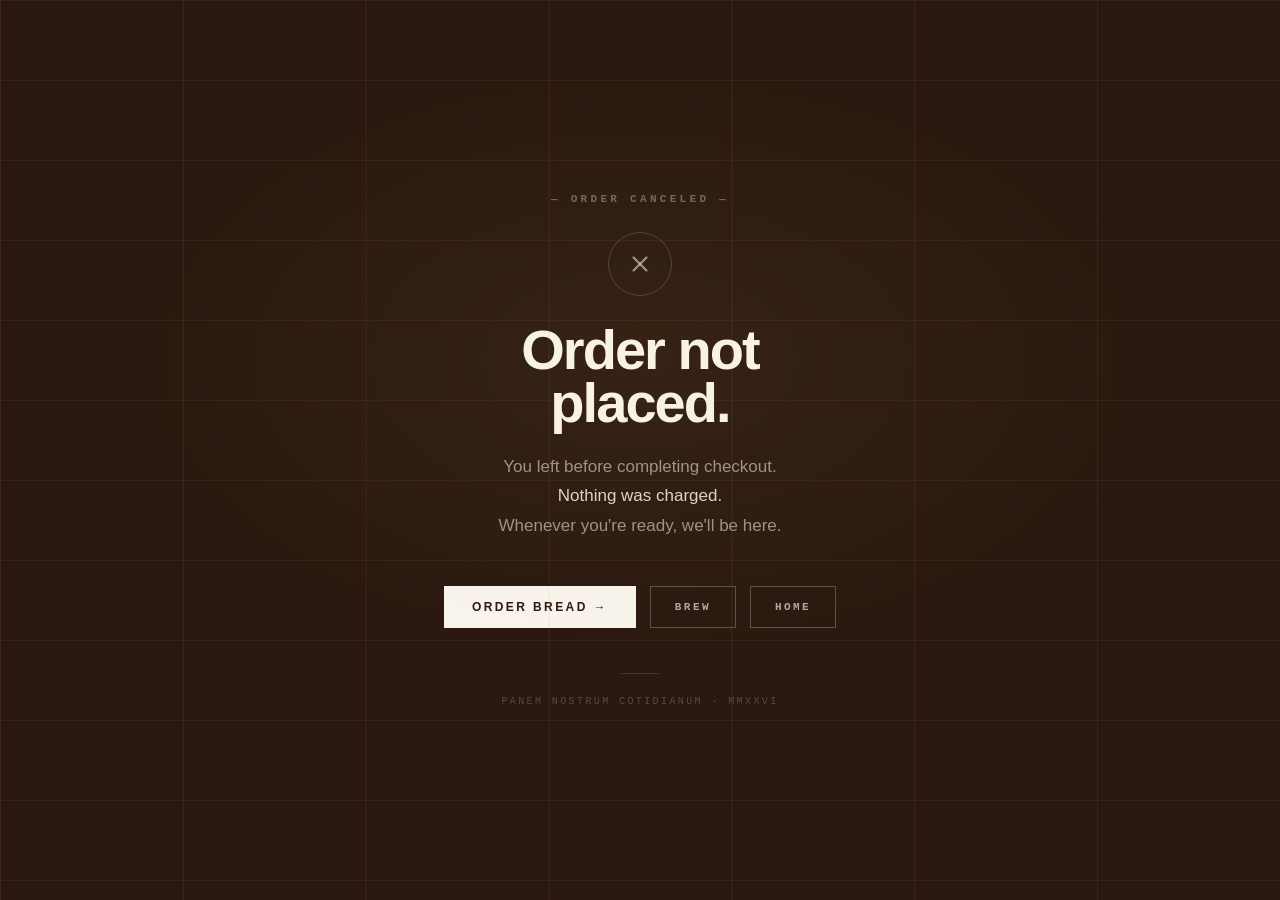
<file: canceled.html>
<!DOCTYPE html>
<html lang="en" style="cursor:none">
<head>
<meta charset="UTF-8">
<meta name="viewport" content="width=device-width,initial-scale=1,viewport-fit=cover">
<title>Order Canceled · PNC</title>
<meta name="robots" content="noindex">
<link rel="icon" href="data:image/svg+xml,<svg xmlns=%22http://www.w3.org/2000/svg%22 viewBox=%220 0 32 32%22><rect width=%2232%22 height=%2232%22 fill=%22%232A1810%22/><text x=%2216%22 y=%2222%22 font-size=%2210%22 font-family=%22Helvetica Neue,Helvetica,Arial,sans-serif%22 font-weight=%22900%22 fill=%22%23F8F4EC%22 text-anchor=%22middle%22 letter-spacing=%22-0.5%22>PNC</text></svg>">
<style>
*,*::before,*::after{box-sizing:border-box;margin:0;padding:0}
html,body{height:100%;background:#2A1810;color:#F8F4EC;-webkit-font-smoothing:antialiased;cursor:none}
*{cursor:none!important}
a,button{cursor:none!important}
@media(pointer:coarse){*{cursor:auto!important}a,button{cursor:pointer!important}}
#cur-dot{
  position:fixed;top:0;left:0;width:10px;height:10px;
  border-radius:0;background:#F8F4EC;
  pointer-events:none;z-index:9999;
  transform:translate(-9999px,-9999px);
  transition:transform 40ms linear,background 0ms;
}
#cur-ring{
  position:fixed;top:0;left:0;width:96px;height:96px;
  border-radius:0;border:1.5px solid rgba(248,244,236,0.6);
  pointer-events:none;z-index:9998;
  transform:translate(-9999px,-9999px);
  transition:border-color 0ms,width .22s cubic-bezier(.16,1,.3,1),height .22s cubic-bezier(.16,1,.3,1),opacity 160ms ease;
}
body{
  font-family:'Helvetica Neue',Helvetica,Arial,sans-serif;
  display:flex;flex-direction:column;align-items:center;justify-content:center;
  min-height:100vh;padding:clamp(40px,8vw,80px) clamp(24px,5vw,80px);
  text-align:center;position:relative;overflow:hidden;
}
/* Grid overlay */
body::before{
  content:'';position:absolute;inset:0;
  background-image:
    linear-gradient(rgba(248,220,160,0.05) 1px,transparent 1px),
    linear-gradient(90deg,rgba(180,130,60,0.12) 1px,transparent 1px);
  background-size:100% 80px,calc(100%/7) 100%;
  pointer-events:none;
}
/* Ambient glow */
body::after{
  content:'';position:absolute;inset:0;
  background:radial-gradient(ellipse 60% 50% at 50% 40%,rgba(248,200,100,0.06) 0%,transparent 70%);
  pointer-events:none;
}
.eyebrow{
  font-family:'Courier New',monospace;
  font-size:11px;font-weight:600;letter-spacing:0.30em;text-transform:uppercase;
  color:rgba(248,244,236,0.35);
  margin-bottom:clamp(20px,3vh,36px);
}
/* X icon */
.x-wrap{
  margin-bottom:clamp(20px,3vh,36px);
  position:relative;
}
.x-circle{
  width:64px;height:64px;border-radius:50%;
  border:1.5px solid rgba(248,244,236,0.18);
  display:flex;align-items:center;justify-content:center;
  margin:0 auto;
  animation:fadeScaleIn 0.6s cubic-bezier(0.16,1,0.3,1) both;
}
.x-circle svg{
  width:26px;height:26px;
  stroke:rgba(248,244,236,0.55);stroke-width:2;stroke-linecap:round;
  fill:none;
  opacity:0;
  animation:fadeIn 0.4s cubic-bezier(0.16,1,0.3,1) 0.35s forwards;
}
@keyframes fadeScaleIn{
  from{opacity:0;transform:scale(0.7);}
  to{opacity:1;transform:scale(1);}
}
@keyframes fadeIn{
  to{opacity:1;}
}
.headline{
  font-family:'Helvetica Neue',Helvetica,Arial,sans-serif;
  font-weight:900;font-size:clamp(28px,4.5vw,56px);
  letter-spacing:-0.035em;line-height:0.95;
  color:#F8F4EC;
  margin-bottom:clamp(16px,2.5vh,28px);
}
.body{
  font-size:clamp(14px,1.4vw,17px);font-weight:300;
  color:rgba(248,244,236,0.55);line-height:1.75;
  max-width:420px;
  margin-bottom:clamp(32px,5vh,56px);
}
.body strong{
  color:rgba(248,244,236,0.85);font-weight:500;
}
.cta-row{display:flex;gap:14px;flex-wrap:wrap;justify-content:center;}
.btn-back{
  font-family:'Helvetica Neue',Helvetica,Arial,sans-serif;
  font-weight:700;font-size:12px;letter-spacing:0.20em;text-transform:uppercase;
  background:#F8F4EC;color:#2A1810;padding:14px 28px;
  text-decoration:none;display:inline-block;
  transition:background .2s,color .2s;
}
.btn-back:hover{background:rgba(248,244,236,0.85)}
.btn-ghost{
  font-family:'Courier New',monospace;
  font-weight:600;font-size:11px;letter-spacing:0.22em;text-transform:uppercase;
  border:1px solid rgba(248,244,236,0.25);color:rgba(248,244,236,0.65);
  padding:14px 24px;text-decoration:none;display:inline-block;
  transition:border-color .2s,color .2s;
}
.btn-ghost:hover{border-color:rgba(248,244,236,0.55);color:#F8F4EC;}
.rule{width:40px;height:1px;background:rgba(248,244,236,0.12);margin:clamp(32px,5vh,56px) auto 0;}
.foot{
  margin-top:clamp(16px,2.5vh,28px);
  font-family:'Courier New',monospace;font-size:10px;letter-spacing:0.24em;
  text-transform:uppercase;color:rgba(248,244,236,0.22);
}
</style>
</head>
<body>
<div id="cur-dot" aria-hidden="true"></div>
<div id="cur-ring" aria-hidden="true"></div>

<p class="eyebrow">— Order Canceled —</p>

<div class="x-wrap" aria-hidden="true">
  <div class="x-circle">
    <svg viewBox="0 0 24 24"><line x1="18" y1="6" x2="6" y2="18"/><line x1="6" y1="6" x2="18" y2="18"/></svg>
  </div>
</div>

<h1 class="headline">Order not<br>placed.</h1>

<p class="body">
  You left before completing checkout.<br>
  <strong>Nothing was charged.</strong><br>
  Whenever you're ready, we'll be here.
</p>

<div class="cta-row">
  <a href="/bread" class="btn-back">Order Bread →</a>
  <a href="/brew" class="btn-ghost">Brew</a>
  <a href="/home.html" class="btn-ghost">Home</a>
</div>

<div class="rule"></div>
<p class="foot">Panem Nostrum Cotidianum · MMXXVI</p>

<script>
</script>
<script src="cursor-square.js"></script>
<script src="pnc-transitions.js" defer></script>
</body>
</html>
</file>
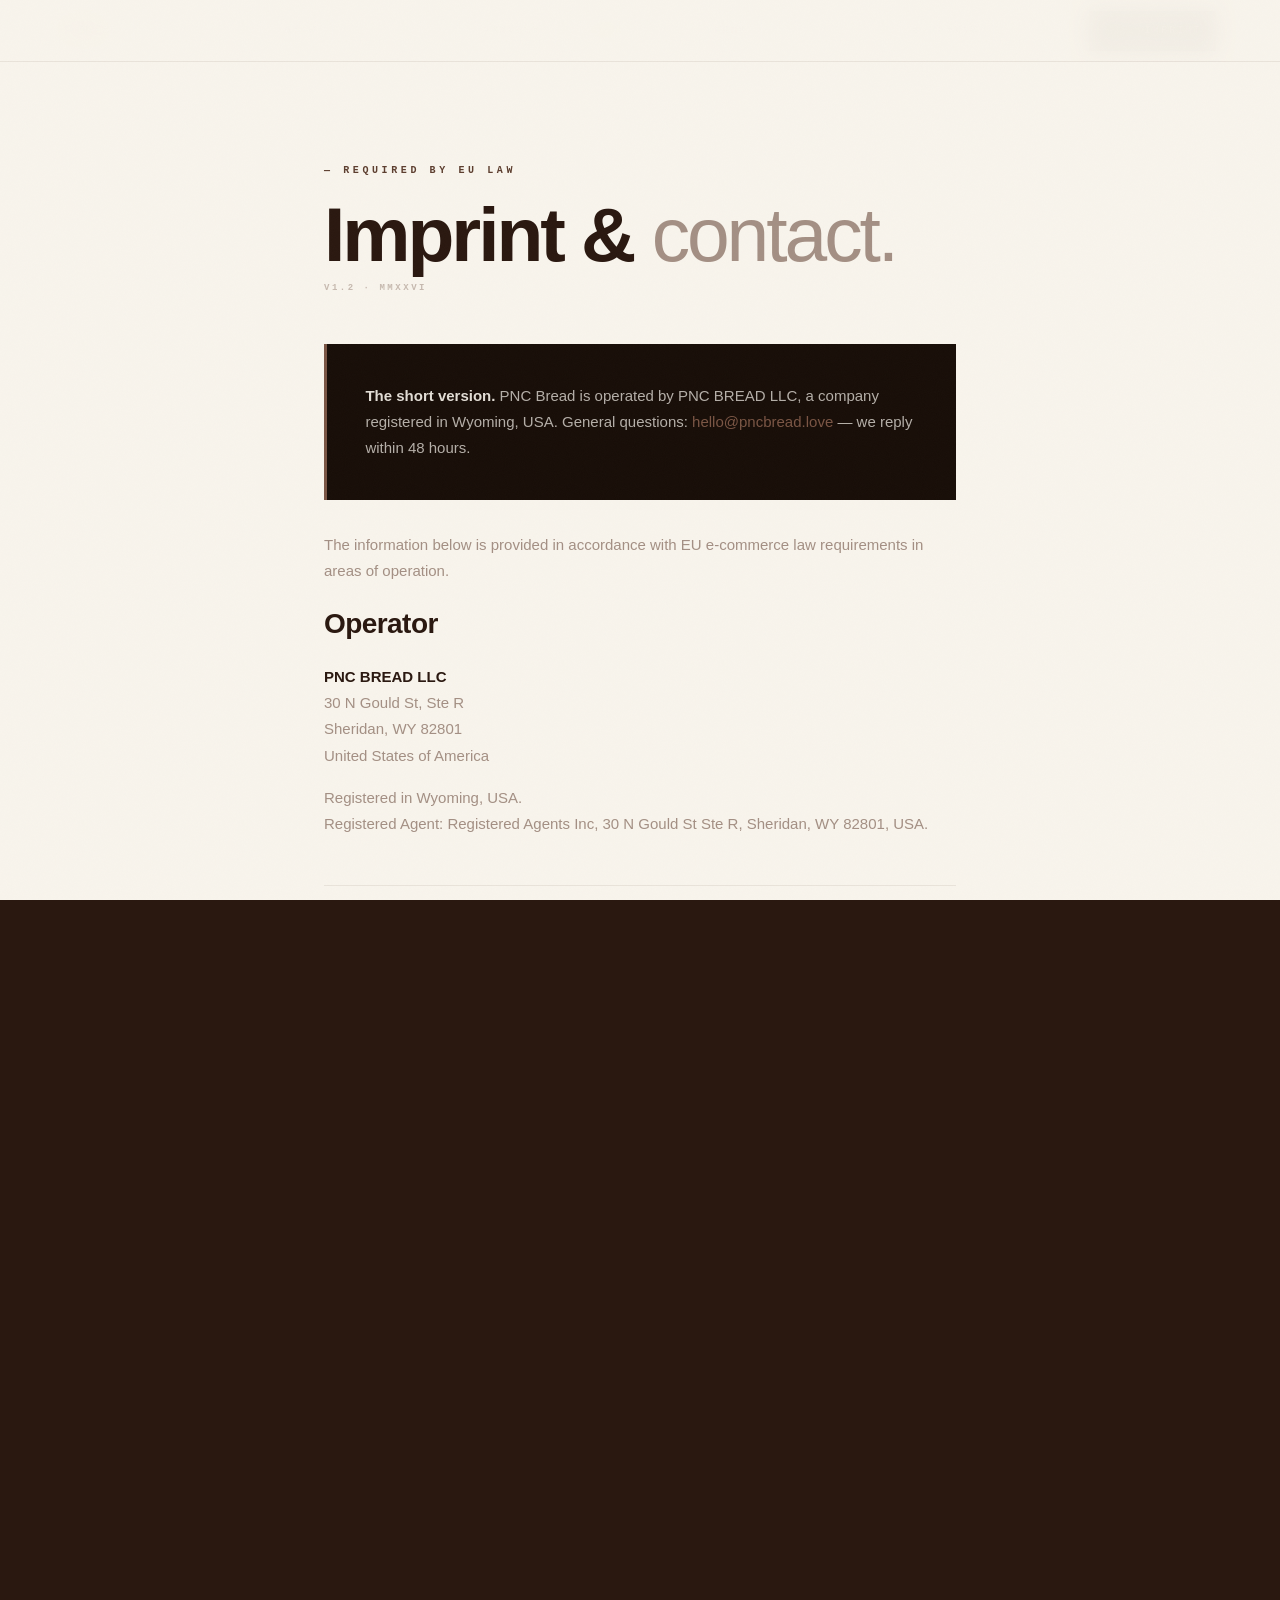
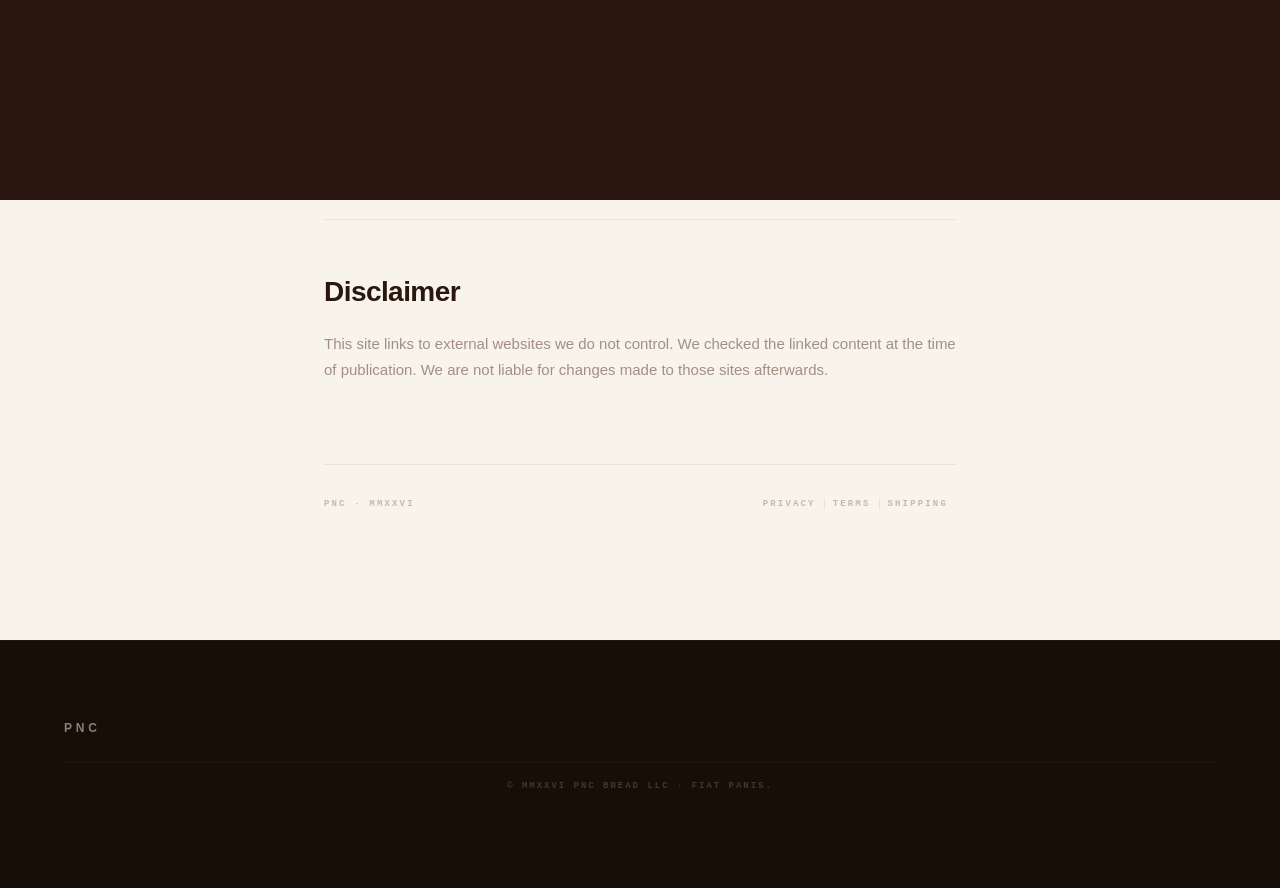
<file: imprint.html>
<!DOCTYPE html>
<html lang="en" style="cursor:none">
<head>
<meta charset="UTF-8">
<meta name="viewport" content="width=device-width,initial-scale=1">
<title>Imprint · PNC</title>
<meta name="description" content="Who we are, where we sit, and how to reach us.">
<meta name="theme-color" content="#F8F4EC">
<link rel="icon" href="data:image/svg+xml,<svg xmlns=%22http://www.w3.org/2000/svg%22 viewBox=%220 0 32 32%22><rect width=%2232%22 height=%2232%22 fill=%22%232A1810%22/><text x=%2216%22 y=%2222%22 font-size=%2210%22 font-family=%22Helvetica Neue,Helvetica,Arial,sans-serif%22 font-weight=%22900%22 fill=%22%23F8F4EC%22 text-anchor=%22middle%22 letter-spacing=%22-0.5%22>PNC</text></svg>">
<style>
*,*::before,*::after{box-sizing:border-box;margin:0;padding:0}
html{font-size:16px;overflow-x:hidden;scrollbar-width:none}
::-webkit-scrollbar{display:none}
*{font-style:normal!important;cursor:none!important}
@media(pointer:coarse){*{cursor:auto!important}a,button,[role=button]{cursor:pointer!important}}
:root{--cream:#F8F4EC;--cream-deep:#EDE5D4;--cocoa:#5C3D2E;--cocoa-mid:#7A5544;--cocoa-lt:rgba(92,61,46,0.55);--cocoa-mu:rgba(92,61,46,0.32);--cocoa-fa:rgba(92,61,46,0.09);--ink:#2A1810;--dark:#180E08;--g:clamp(20px,5vw,80px);--max:760px;--nav-h:62px;}
body{background:var(--cream);color:var(--ink);font-family:'Helvetica Neue',Helvetica,Arial,sans-serif;font-size:15px;line-height:1.7;-webkit-font-smoothing:antialiased;padding-top:var(--nav-h);}
a{text-decoration:none;color:var(--cocoa)}a:hover{text-decoration:underline}
::selection{background:var(--cocoa);color:var(--cream)}
#cur-dot{position:fixed;top:0;left:0;width:10px;height:10px;border-radius:0;background:#4A3018;pointer-events:none;z-index:9999;transform:translate(-9999px,-9999px);transition:background 0ms;}
#cur-ring{position:fixed;top:0;left:0;width:96px;height:96px;border-radius:0;border:1.5px solid rgba(74,48,24,0.6);pointer-events:none;z-index:9998;transform:translate(-9999px,-9999px);transition:border-color 0ms,width .22s cubic-bezier(.16,1,.3,1),height .22s cubic-bezier(.16,1,.3,1),opacity 160ms ease;}
#grain{position:fixed;inset:0;pointer-events:none;z-index:9999;opacity:0.022;background-image:url("data:image/svg+xml,%3Csvg viewBox='0 0 200 200' xmlns='http://www.w3.org/2000/svg'%3E%3Cfilter id='n'%3E%3CfeTurbulence type='fractalNoise' baseFrequency='0.85' numOctaves='4' stitchTiles='stitch'/%3E%3C/filter%3E%3Crect width='100%25' height='100%25' filter='url(%23n)'/%3E%3C/svg%3E");background-size:160px;}
nav{position:fixed;top:0;left:0;right:0;height:var(--nav-h);z-index:200;padding:0 var(--g);display:flex;align-items:center;justify-content:space-between;background:rgba(248,244,236,0.97);border-bottom:1px solid var(--cocoa-fa);backdrop-filter:blur(12px);-webkit-backdrop-filter:blur(12px);}
.nav-logo{font-family:'Helvetica Neue',Helvetica,Arial,sans-serif;font-weight:900;font-size:14px;letter-spacing:0.38em;text-transform:uppercase;color:var(--ink);transition:color .2s,letter-spacing .3s;}
.nav-logo:hover{color:var(--cocoa);letter-spacing:0.46em;text-decoration:none}
.nav-back{font-family:'Courier New',monospace;font-size:10px;font-weight:600;letter-spacing:0.22em;text-transform:uppercase;color:var(--cocoa);opacity:0.7;transition:opacity .18s;}
.nav-back:hover{opacity:1;text-decoration:none}
.nav-cta{font-family:'Helvetica Neue',Helvetica,Arial,sans-serif;font-weight:700;font-size:10px;letter-spacing:0.22em;text-transform:uppercase;background:var(--ink);color:var(--cream);padding:11px 22px;transition:background .18s;min-height:40px;line-height:1.8;display:inline-block;}
.nav-cta:hover{background:var(--cocoa);text-decoration:none}
.l-main{max-width:var(--max);margin:0 auto;padding:clamp(60px,8vw,100px) var(--g) clamp(80px,10vw,140px);}
.l-eyebrow{font-family:'Courier New',monospace;font-size:10px;font-weight:600;letter-spacing:0.36em;text-transform:uppercase;color:var(--cocoa);display:block;margin-bottom:20px;}
h1{font-family:'Helvetica Neue',Helvetica,Arial,sans-serif;font-weight:900;font-size:clamp(42px,6vw,88px);letter-spacing:-0.04em;line-height:0.9;color:var(--ink);margin-bottom:12px;}
.l-meta{font-family:'Courier New',monospace;font-size:9px;font-weight:600;letter-spacing:0.28em;text-transform:uppercase;color:var(--cocoa-mu);margin-bottom:48px;display:block;}
h2{font-family:'Helvetica Neue',Helvetica,Arial,sans-serif;font-weight:900;font-size:clamp(20px,2.4vw,28px);letter-spacing:-0.02em;color:var(--ink);margin-top:48px;margin-bottom:16px;padding-top:48px;border-top:1px solid var(--cocoa-fa);}
h2:first-of-type{margin-top:0;padding-top:0;border-top:none;}
p{color:var(--cocoa-lt);margin-bottom:16px;line-height:1.75;}
ul{padding-left:1.4em;margin-bottom:16px;}
li{color:var(--cocoa-lt);margin-bottom:8px;line-height:1.7;}
strong{color:var(--ink);font-weight:700;}
.l-callout{background:var(--dark);color:rgba(248,244,236,0.7);padding:clamp(24px,3vw,40px);margin:48px 0 32px;border-left:3px solid var(--cocoa-mid);}
.l-callout p{color:rgba(248,244,236,0.7);margin:0}
.l-callout strong{color:rgba(248,244,236,0.9);}
.l-callout a{color:var(--cocoa-mid)}
.l-footer{margin-top:80px;padding-top:32px;border-top:1px solid var(--cocoa-fa);display:flex;align-items:center;justify-content:space-between;flex-wrap:wrap;gap:16px;}
.l-footer span{font-family:'Courier New',monospace;font-size:9px;font-weight:600;letter-spacing:0.24em;text-transform:uppercase;color:var(--cocoa-mu);}
.l-footer a{color:var(--cocoa-mu);padding:0 8px;border-right:1px solid var(--cocoa-fa);transition:color .18s;}
.l-footer a:last-child{border-right:none}
.l-footer a:hover{color:var(--cocoa);text-decoration:none}
footer.site-footer{background:var(--dark);color:rgba(248,244,236,0.4);padding:clamp(40px,6vw,80px) var(--g);display:flex;align-items:center;justify-content:space-between;flex-wrap:wrap;gap:24px;border-top:1px solid rgba(248,244,236,0.04);}
.footer-logo{font-family:'Helvetica Neue',Helvetica,Arial,sans-serif;font-weight:900;font-size:12px;letter-spacing:0.32em;text-transform:uppercase;color:rgba(248,244,236,0.5);}
.footer-links{display:flex;flex-wrap:wrap;gap:4px 0}
.footer-link{font-family:'Courier New',monospace;font-size:10px;font-weight:600;letter-spacing:0.22em;text-transform:uppercase;color:rgba(248,244,236,0.25);padding:4px 14px;border-right:1px solid rgba(248,244,236,0.08);transition:color .18s;}
.footer-link:last-child{border-right:none}
.footer-link:hover{color:rgba(248,244,236,0.7);text-decoration:none}
.footer-copy{font-family:'Courier New',monospace;font-size:9px;font-weight:600;letter-spacing:0.22em;text-transform:uppercase;color:rgba(248,244,236,0.18);width:100%;text-align:center;padding-top:16px;border-top:1px solid rgba(248,244,236,0.04);}
@media(max-width:720px){:root{--nav-h:56px}.nav-cta{display:none}}
@media(prefers-reduced-motion:reduce){*,*::before,*::after{animation-duration:.01ms!important;transition-duration:.01ms!important}}

/* PROGRESS */
#prog{position:fixed;top:0;left:0;width:2px;height:0;background:var(--cocoa);z-index:9996;border-radius:0 1px 1px 0;}
/* Scroll-aware nav */
nav{transition:border-color .3s,box-shadow .3s}
nav.scrolled{border-bottom-color:rgba(92,61,46,0.14);box-shadow:0 1px 24px rgba(42,24,16,0.06)}
/* Reveal */
.reveal{opacity:0;transform:translateY(20px);transition:opacity .7s cubic-bezier(.16,1,.3,1),transform .7s cubic-bezier(.16,1,.3,1)}
.reveal.visible{opacity:1;transform:translateY(0)}
/* Smooth entry */
@keyframes bodyShow{from{opacity:0}to{opacity:1}}
body{animation:bodyShow .4s .05s both}
/* Focus */
a:focus-visible{outline:2px solid var(--cocoa);outline-offset:3px}
@media(prefers-reduced-motion:reduce){.reveal{opacity:1;transform:none}body{animation:none}}
.skip-link{position:absolute;left:-9999px;top:auto;width:1px;height:1px;overflow:hidden}.skip-link:focus{position:fixed;left:16px;top:16px;width:auto;height:auto;padding:8px 16px;background:var(--ink,#2A1810);color:var(--cream,#F8F4EC);font-family:"Helvetica Neue",Helvetica,Arial,sans-serif;font-size:12px;font-weight:700;letter-spacing:0.12em;text-decoration:none;border-radius:2px;z-index:9999;outline:2px solid var(--gold,#C4950A);outline-offset:2px}
</style>
</head>
<body>
<a href="#main" class="skip-link">Skip to content</a>
<div id="cur-dot" aria-hidden="true"></div>
<div id="cur-ring" aria-hidden="true"></div>
<div id="grain" aria-hidden="true"></div>
<div id="prog" aria-hidden="true"></div>

<nav>
  <a href="/home.html" class="nav-logo">PNC</a>
  <a href="/home.html" class="nav-back">← Back</a>
  <a href="/bread#order" class="nav-cta"><span>Order Now</span></a>
</nav>

<main id="main" class="l-main">
  <p class="l-eyebrow">— Required by EU law</p>
  <h1>Imprint &amp; <em style="font-weight:200;color:var(--cocoa-lt)">contact.</em></h1>
  <p class="l-meta">V1.2 · MMXXVI</p>

  <div class="l-callout">
    <p><strong>The short version.</strong> PNC Bread is operated by PNC BREAD LLC, a company registered in Wyoming, USA. General questions: <a href="mailto:hello@pncbread.love">hello@pncbread.love</a> &#8212; we reply within 48&nbsp;hours.</p>
  </div>

  <p>The information below is provided in accordance with EU e-commerce law requirements in areas of operation.</p>

  <h2>Operator</h2>
  <p>
    <strong>PNC BREAD LLC</strong><br>
    30 N Gould St, Ste R<br>
    Sheridan, WY 82801<br>
    United States of America
  </p>
  <p>
    Registered in Wyoming, USA.<br>
    Registered Agent: Registered Agents Inc, 30 N Gould St Ste R, Sheridan, WY 82801, USA.
  </p>

  <h2>Contact Person</h2>
  <p>Robin Jones &#8212; <a href="mailto:robin.jones@pncbread.love">robin.jones@pncbread.love</a></p>

  <h2>Contact</h2>
  <ul>
    <li>Phone: <a href="tel:+13072002803">+1 (307) 200-2803</a></li>
    <li>General: <a href="mailto:hello@pncbread.love">hello@pncbread.love</a></li>
    <li>Privacy / GDPR: <a href="mailto:privacy@pncbread.love">privacy@pncbread.love</a></li>
    <li>Cancellation: <a href="mailto:cancel@pncbread.love">cancel@pncbread.love</a></li>
    <li>Food safety: <a href="mailto:safety@pncbread.love">safety@pncbread.love</a></li>
  </ul>

  <h2>Online dispute resolution</h2>
  <p>The European Commission provides a platform for online dispute resolution at <a href="https://ec.europa.eu/consumers/odr/">ec.europa.eu/consumers/odr</a>. We are willing to participate in dispute resolution before a consumer arbitration board.</p>

  <h2>Image credits</h2>
  <p>All photography is original or licensed for commercial use.</p>

  <h2>Disclaimer</h2>
  <p>This site links to external websites we do not control. We checked the linked content at the time of publication. We are not liable for changes made to those sites afterwards.</p>

  <div class="l-footer">
    <span>PNC &middot; MMXXVI</span>
    <span><a href="/privacy.html">Privacy</a><a href="/terms.html">Terms</a><a href="/shipping.html">Shipping</a></span>
  </div>
</main>

<footer class="site-footer">
  <span class="footer-logo">PNC</span>
  <nav class="footer-links" aria-label="Footer navigation">
    <a href="/bread" class="footer-link">Bread</a>
    <a href="/brew" class="footer-link">Brew</a>
    <a href="/privacy.html" class="footer-link">Privacy</a>
    <a href="/terms.html" class="footer-link">Terms</a>
    <a href="/shipping.html" class="footer-link">Shipping</a>
    <a href="/imprint.html" class="footer-link">Imprint</a>
  </nav>
  <p class="footer-copy">© MMXXVI PNC BREAD LLC · Fiat panis.</p>
</footer>

<script src="cursor-square.js"></script>
<script src="pnc-transitions.js" defer></script>
<script>
/* Progress + scroll nav */
(function(){
  var prog=document.getElementById('prog');
  var nav=document.querySelector('nav');
  window.addEventListener('scroll',function(){
    var y=window.scrollY||window.pageYOffset;
    var max=document.body.scrollHeight-window.innerHeight;
    if(prog&&max>0)prog.style.height=(y/max*100)+'%';
    if(nav){if(y>40)nav.classList.add('scrolled');else nav.classList.remove('scrolled');}
  },{passive:true});
  var obs=new IntersectionObserver(function(entries){entries.forEach(function(e){if(e.isIntersecting){e.target.classList.add('visible');obs.unobserve(e.target);}});},{threshold:0.06,rootMargin:'0px 0px -24px 0px'});
  document.querySelectorAll('h2,h3,.l-callout,.l-footer').forEach(function(el){el.classList.add('reveal');obs.observe(el);});
})();
</script>
</body>
</html>
</file>
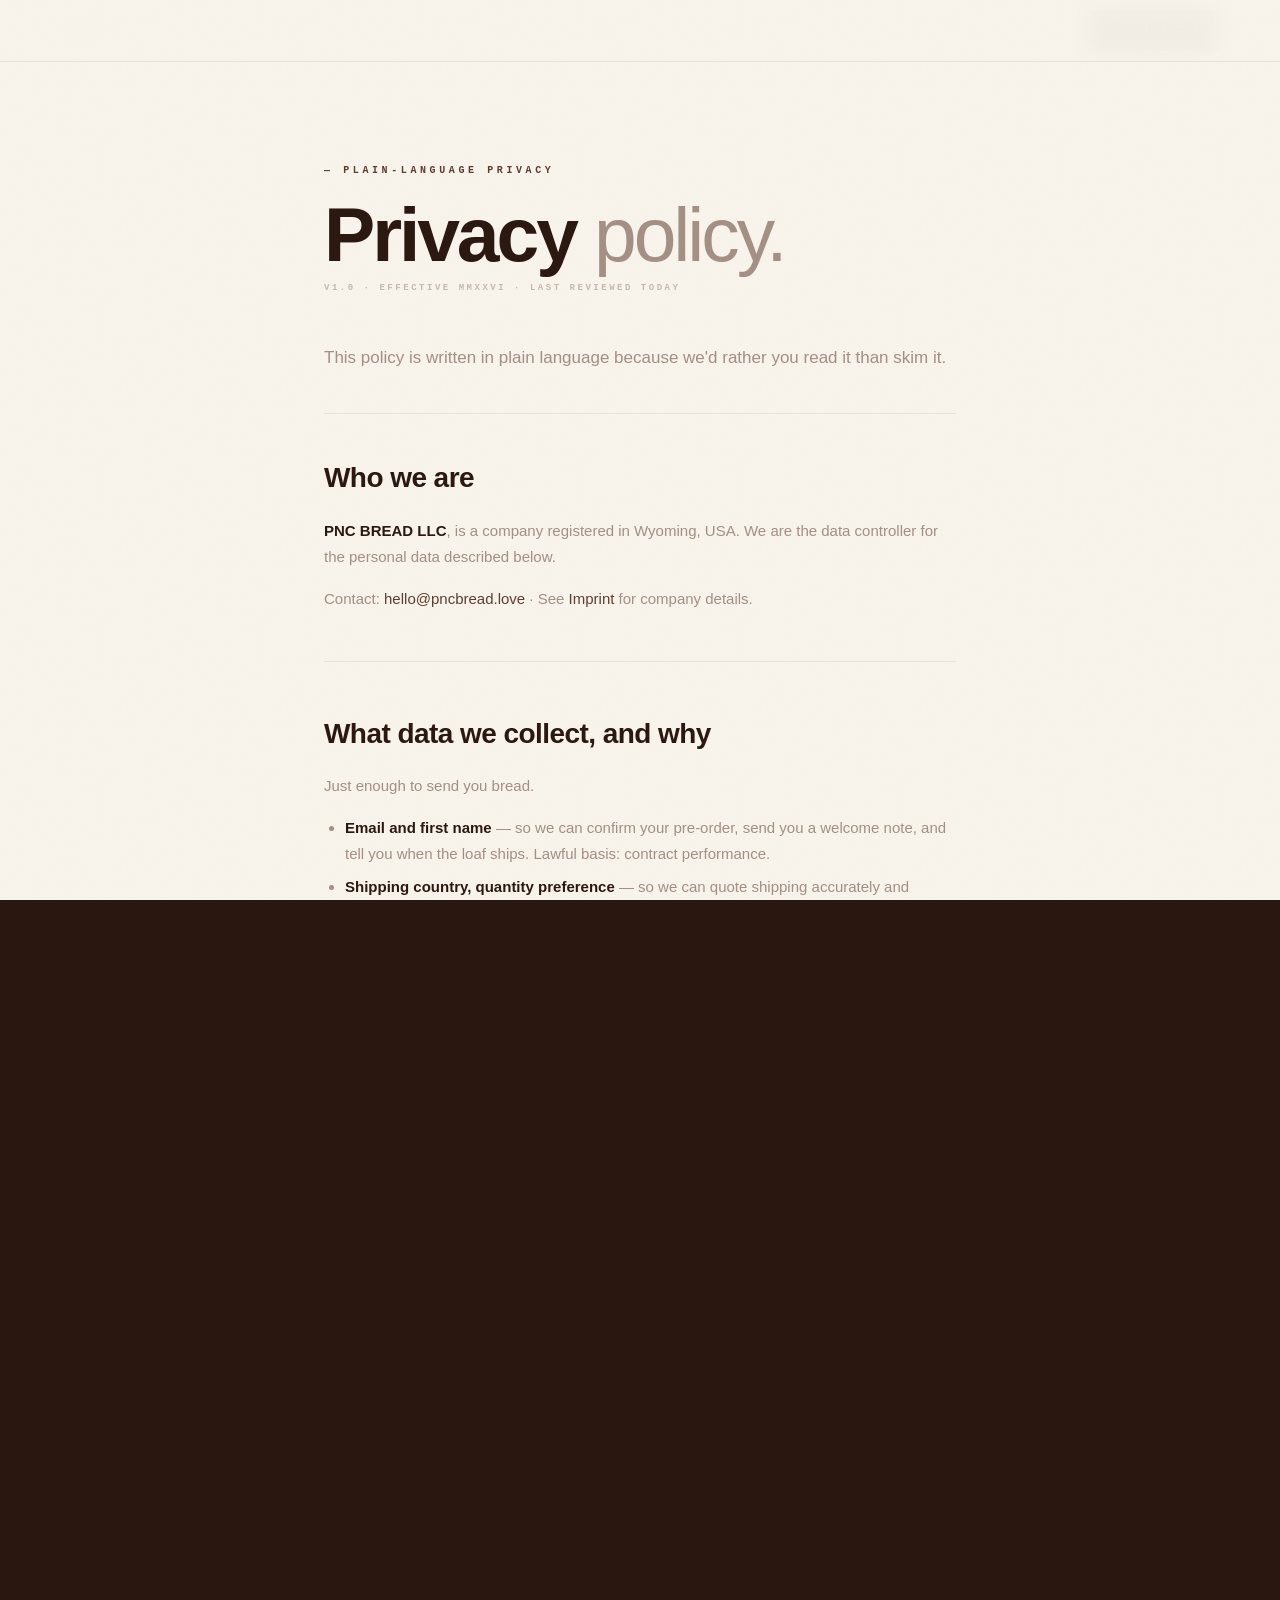
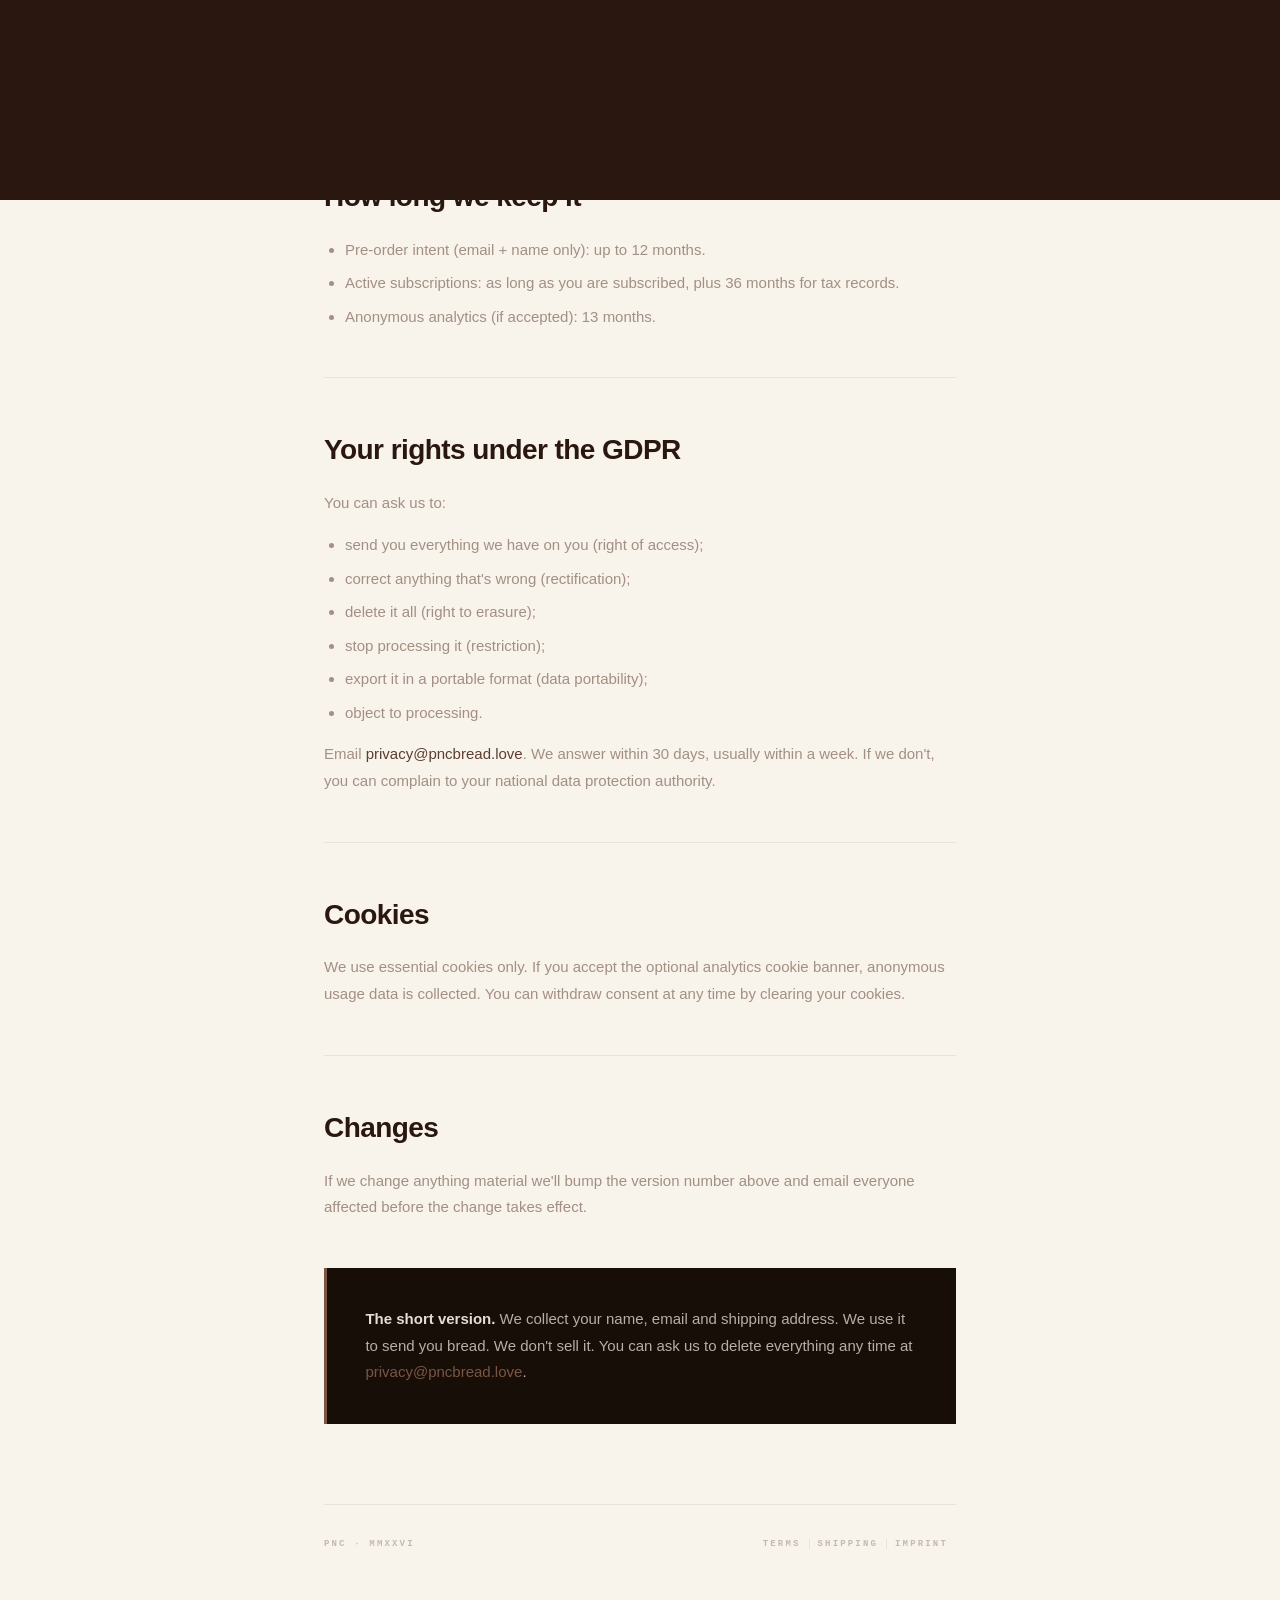
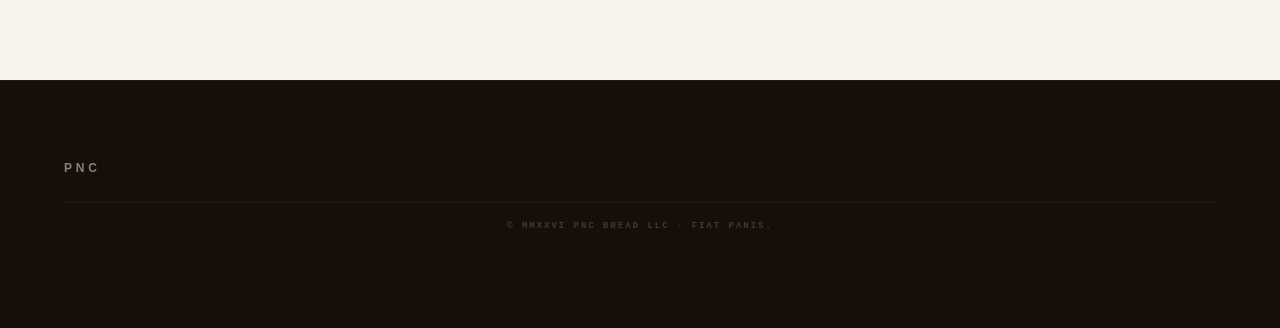
<file: privacy.html>
<!DOCTYPE html>
<html lang="en" style="cursor:none">
<head>
<meta charset="UTF-8">
<meta name="viewport" content="width=device-width,initial-scale=1">
<title>Privacy · PNC</title>
<meta name="description" content="What data PNC keeps, why, and for how long. Plain language.">
<meta name="theme-color" content="#F8F4EC">
<link rel="icon" href="data:image/svg+xml,<svg xmlns=%22http://www.w3.org/2000/svg%22 viewBox=%220 0 32 32%22><rect width=%2232%22 height=%2232%22 fill=%22%232A1810%22/><text x=%2216%22 y=%2222%22 font-size=%2210%22 font-family=%22Helvetica Neue,Helvetica,Arial,sans-serif%22 font-weight=%22900%22 fill=%22%23F8F4EC%22 text-anchor=%22middle%22 letter-spacing=%22-0.5%22>PNC</text></svg>">
<style>
*,*::before,*::after{box-sizing:border-box;margin:0;padding:0}
html{font-size:16px;overflow-x:hidden;scrollbar-width:none}
::-webkit-scrollbar{display:none}
*{font-style:normal!important;cursor:none!important}
@media(pointer:coarse){*{cursor:auto!important}a,button,[role=button]{cursor:pointer!important}}
:root{
  --cream:#F8F4EC;--cream-deep:#EDE5D4;
  --cocoa:#5C3D2E;--cocoa-mid:#7A5544;--cocoa-lt:rgba(92,61,46,0.55);
  --cocoa-mu:rgba(92,61,46,0.32);--cocoa-fa:rgba(92,61,46,0.09);
  --ink:#2A1810;--dark:#180E08;
  --g:clamp(20px,5vw,80px);--max:760px;--nav-h:62px;
}
body{
  background:var(--cream);color:var(--ink);
  font-family:'Helvetica Neue',Helvetica,Arial,sans-serif;
  font-size:15px;line-height:1.7;
  -webkit-font-smoothing:antialiased;
  padding-top:var(--nav-h);
}
a{text-decoration:none;color:var(--cocoa)}
a:hover{text-decoration:underline}
::selection{background:var(--cocoa);color:var(--cream)}

/* CURSOR */
#cur-dot{position:fixed;top:0;left:0;width:10px;height:10px;border-radius:0;background:#4A3018;pointer-events:none;z-index:9999;transform:translate(-9999px,-9999px);transition:background 0ms;}
#cur-ring{position:fixed;top:0;left:0;width:96px;height:96px;border-radius:0;border:1.5px solid rgba(74,48,24,0.6);pointer-events:none;z-index:9998;transform:translate(-9999px,-9999px);transition:border-color 0ms,width .22s cubic-bezier(.16,1,.3,1),height .22s cubic-bezier(.16,1,.3,1),opacity 160ms ease;}

/* GRAIN */
#grain{position:fixed;inset:0;pointer-events:none;z-index:9999;opacity:0.022;background-image:url("data:image/svg+xml,%3Csvg viewBox='0 0 200 200' xmlns='http://www.w3.org/2000/svg'%3E%3Cfilter id='n'%3E%3CfeTurbulence type='fractalNoise' baseFrequency='0.85' numOctaves='4' stitchTiles='stitch'/%3E%3C/filter%3E%3Crect width='100%25' height='100%25' filter='url(%23n)'/%3E%3C/svg%3E");background-size:160px;}

/* NAV */
nav{position:fixed;top:0;left:0;right:0;height:var(--nav-h);z-index:200;padding:0 var(--g);display:flex;align-items:center;justify-content:space-between;background:rgba(248,244,236,0.97);border-bottom:1px solid var(--cocoa-fa);backdrop-filter:blur(12px);-webkit-backdrop-filter:blur(12px);}
.nav-logo{font-family:'Helvetica Neue',Helvetica,Arial,sans-serif;font-weight:900;font-size:14px;letter-spacing:0.38em;text-transform:uppercase;color:var(--ink);transition:color .2s,letter-spacing .3s;}
.nav-logo:hover{color:var(--cocoa);letter-spacing:0.46em;text-decoration:none}
.nav-back{font-family:'Courier New',monospace;font-size:10px;font-weight:600;letter-spacing:0.22em;text-transform:uppercase;color:var(--cocoa);opacity:0.7;transition:opacity .18s;}
.nav-back:hover{opacity:1;text-decoration:none}
.nav-cta{font-family:'Helvetica Neue',Helvetica,Arial,sans-serif;font-weight:700;font-size:10px;letter-spacing:0.22em;text-transform:uppercase;background:var(--ink);color:var(--cream);padding:11px 22px;transition:background .18s;min-height:40px;line-height:1.8;display:inline-block;}
.nav-cta:hover{background:var(--cocoa);text-decoration:none}

/* MAIN */
.l-main{max-width:var(--max);margin:0 auto;padding:clamp(60px,8vw,100px) var(--g) clamp(80px,10vw,140px);}
.l-eyebrow{font-family:'Courier New',monospace;font-size:10px;font-weight:600;letter-spacing:0.36em;text-transform:uppercase;color:var(--cocoa);display:block;margin-bottom:20px;}
h1{font-family:'Helvetica Neue',Helvetica,Arial,sans-serif;font-weight:900;font-size:clamp(42px,6vw,88px);letter-spacing:-0.04em;line-height:0.9;color:var(--ink);margin-bottom:12px;}
.l-meta{font-family:'Courier New',monospace;font-size:9px;font-weight:600;letter-spacing:0.28em;text-transform:uppercase;color:var(--cocoa-mu);margin-bottom:48px;display:block;}
.l-intro{font-size:17px;color:var(--cocoa-lt);line-height:1.7;margin-bottom:40px;border-bottom:1px solid var(--cocoa-fa);padding-bottom:40px;}
h2{font-family:'Helvetica Neue',Helvetica,Arial,sans-serif;font-weight:900;font-size:clamp(20px,2.4vw,28px);letter-spacing:-0.02em;color:var(--ink);margin-top:48px;margin-bottom:16px;padding-top:48px;border-top:1px solid var(--cocoa-fa);}
h2:first-of-type{margin-top:0;padding-top:0;border-top:none;}
h3{font-family:'Helvetica Neue',Helvetica,Arial,sans-serif;font-weight:700;font-size:16px;letter-spacing:-0.01em;color:var(--ink);margin-top:32px;margin-bottom:10px;}
p{color:var(--cocoa-lt);margin-bottom:16px;line-height:1.75;}
ul,ol{padding-left:1.4em;margin-bottom:16px;}
li{color:var(--cocoa-lt);margin-bottom:8px;line-height:1.7;}
strong{color:var(--ink);font-weight:700;}
.l-callout{background:var(--dark);color:rgba(248,244,236,0.7);padding:clamp(24px,3vw,40px);margin:48px 0;border-left:3px solid var(--cocoa-mid);}
.l-callout p{color:rgba(248,244,236,0.7);margin:0}
.l-callout strong{color:rgba(248,244,236,0.9);}
.l-callout a{color:var(--cocoa-mid)}

/* FOOTER */
.l-footer{margin-top:80px;padding-top:32px;border-top:1px solid var(--cocoa-fa);display:flex;align-items:center;justify-content:space-between;flex-wrap:wrap;gap:16px;}
.l-footer span{font-family:'Courier New',monospace;font-size:9px;font-weight:600;letter-spacing:0.24em;text-transform:uppercase;color:var(--cocoa-mu);}
.l-footer a{color:var(--cocoa-mu);padding:0 8px;border-right:1px solid var(--cocoa-fa);transition:color .18s;}
.l-footer a:last-child{border-right:none}
.l-footer a:hover{color:var(--cocoa);text-decoration:none}

/* SITE FOOTER */
footer.site-footer{background:var(--dark);color:rgba(248,244,236,0.4);padding:clamp(40px,6vw,80px) var(--g);display:flex;align-items:center;justify-content:space-between;flex-wrap:wrap;gap:24px;border-top:1px solid rgba(248,244,236,0.04);}
.footer-logo{font-family:'Helvetica Neue',Helvetica,Arial,sans-serif;font-weight:900;font-size:12px;letter-spacing:0.32em;text-transform:uppercase;color:rgba(248,244,236,0.5);}
.footer-links{display:flex;flex-wrap:wrap;gap:4px 0}
.footer-link{font-family:'Courier New',monospace;font-size:10px;font-weight:600;letter-spacing:0.22em;text-transform:uppercase;color:rgba(248,244,236,0.25);padding:4px 14px;border-right:1px solid rgba(248,244,236,0.08);transition:color .18s;}
.footer-link:last-child{border-right:none}
.footer-link:hover{color:rgba(248,244,236,0.7);text-decoration:none}
.footer-copy{font-family:'Courier New',monospace;font-size:9px;font-weight:600;letter-spacing:0.22em;text-transform:uppercase;color:rgba(248,244,236,0.18);width:100%;text-align:center;padding-top:16px;border-top:1px solid rgba(248,244,236,0.04);}

@media(max-width:720px){:root{--nav-h:56px}.nav-cta{display:none}}
@media(prefers-reduced-motion:reduce){*,*::before,*::after{animation-duration:.01ms!important;transition-duration:.01ms!important}}

/* PROGRESS */
#prog{position:fixed;top:0;left:0;width:2px;height:0;background:var(--cocoa);z-index:9996;border-radius:0 1px 1px 0;}
/* Scroll-aware nav */
nav{transition:border-color .3s,box-shadow .3s}
nav.scrolled{border-bottom-color:rgba(92,61,46,0.14);box-shadow:0 1px 24px rgba(42,24,16,0.06)}
/* Reveal */
.reveal{opacity:0;transform:translateY(20px);transition:opacity .7s cubic-bezier(.16,1,.3,1),transform .7s cubic-bezier(.16,1,.3,1)}
.reveal.visible{opacity:1;transform:translateY(0)}
/* Smooth entry */
@keyframes bodyShow{from{opacity:0}to{opacity:1}}
body{animation:bodyShow .4s .05s both}
/* Focus */
a:focus-visible{outline:2px solid var(--cocoa);outline-offset:3px}
@media(prefers-reduced-motion:reduce){.reveal{opacity:1;transform:none}body{animation:none}}
.skip-link{position:absolute;left:-9999px;top:auto;width:1px;height:1px;overflow:hidden}.skip-link:focus{position:fixed;left:16px;top:16px;width:auto;height:auto;padding:8px 16px;background:var(--ink,#2A1810);color:var(--cream,#F8F4EC);font-family:"Helvetica Neue",Helvetica,Arial,sans-serif;font-size:12px;font-weight:700;letter-spacing:0.12em;text-decoration:none;border-radius:2px;z-index:9999;outline:2px solid var(--gold,#C4950A);outline-offset:2px}
</style>
</head>
<body>
<a href="#main" class="skip-link">Skip to content</a>
<div id="cur-dot" aria-hidden="true"></div>
<div id="cur-ring" aria-hidden="true"></div>
<div id="grain" aria-hidden="true"></div>
<div id="prog" aria-hidden="true"></div>

<nav>
  <a href="/home.html" class="nav-logo">PNC</a>
  <a href="/home.html" class="nav-back">← Back</a>
  <a href="/bread#order" class="nav-cta"><span>Order Now</span></a>
</nav>

<main id="main" class="l-main">
  <p class="l-eyebrow">— Plain-language privacy</p>
  <h1>Privacy <em style="font-weight:200;color:var(--cocoa-lt)">policy.</em></h1>
  <p class="l-meta">V1.0 · Effective MMXXVI · Last reviewed today</p>

  <p class="l-intro">This policy is written in plain language because we'd rather you read it than skim it.</p>

  <h2>Who we are</h2>
  <p><strong>PNC BREAD LLC</strong>, is a company registered in Wyoming, USA. We are the data controller for the personal data described below.</p>
  <p>Contact: <a href="mailto:hello@pncbread.love">hello@pncbread.love</a> &middot; See <a href="/imprint.html">Imprint</a> for company details.</p>

  <h2>What data we collect, and why</h2>
  <p>Just enough to send you bread.</p>
  <ul>
    <li><strong>Email and first name</strong> — so we can confirm your pre-order, send you a welcome note, and tell you when the loaf ships. Lawful basis: contract performance.</li>
    <li><strong>Shipping country, quantity preference</strong> — so we can quote shipping accurately and reserve enough mix.</li>
    <li><strong>Postal address and payment information</strong> — collected only at the moment you place a paid order, by our payment processor (Stripe). We never see or store your card number.</li>
    <li><strong>Optional: anonymous analytics</strong> — only if you accept the cookie banner. If you click "Essential only", we collect no analytics at all.</li>
  </ul>

  <h2>What we don't do</h2>
  <ul>
    <li>We do not sell your data.</li>
    <li>We do not share your data with advertisers.</li>
    <li>We do not run third-party trackers (Meta Pixel, TikTok, Google Ads) in this site.</li>
    <li>We do not enrich your data with external sources.</li>
  </ul>

  <h2>Who else sees your data</h2>
  <p>Three companies, each only the data they strictly need:</p>
  <ul>
    <li><strong>Email service</strong> (Postmark or similar) — sees your email and the contents of the message we send you.</li>
    <li><strong>Courier</strong> (DHL / DPD / Hermes depending on country) — sees your name and address.</li>
    <li><strong>Payment processor</strong> (Stripe) — sees what you paid and your card data, which we never see.</li>
  </ul>

  <h2>How long we keep it</h2>
  <ul>
    <li>Pre-order intent (email + name only): up to 12 months.</li>
    <li>Active subscriptions: as long as you are subscribed, plus 36 months for tax records.</li>
    <li>Anonymous analytics (if accepted): 13 months.</li>
  </ul>

  <h2>Your rights under the GDPR</h2>
  <p>You can ask us to:</p>
  <ul>
    <li>send you everything we have on you (right of access);</li>
    <li>correct anything that's wrong (rectification);</li>
    <li>delete it all (right to erasure);</li>
    <li>stop processing it (restriction);</li>
    <li>export it in a portable format (data portability);</li>
    <li>object to processing.</li>
  </ul>
  <p>Email <a href="mailto:privacy@pncbread.love">privacy@pncbread.love</a>. We answer within 30 days, usually within a week. If we don't, you can complain to your national data protection authority.</p>

  <h2>Cookies</h2>
  <p>We use essential cookies only. If you accept the optional analytics cookie banner, anonymous usage data is collected. You can withdraw consent at any time by clearing your cookies.</p>

  <h2>Changes</h2>
  <p>If we change anything material we'll bump the version number above and email everyone affected before the change takes effect.</p>

  <div class="l-callout">
    <p><strong>The short version.</strong> We collect your name, email and shipping address. We use it to send you bread. We don't sell it. You can ask us to delete everything any time at <a href="mailto:privacy@pncbread.love">privacy@pncbread.love</a>.</p>
  </div>

  <div class="l-footer">
    <span>PNC &middot; MMXXVI</span>
    <span><a href="/terms.html">Terms</a><a href="/shipping.html">Shipping</a><a href="/imprint.html">Imprint</a></span>
  </div>
</main>

<footer class="site-footer" data-dark>
  <span class="footer-logo">PNC</span>
  <nav class="footer-links" aria-label="Footer navigation">
    <a href="/bread" class="footer-link">Bread</a>
    <a href="/brew" class="footer-link">Brew</a>
    <a href="/privacy.html" class="footer-link">Privacy</a>
    <a href="/terms.html" class="footer-link">Terms</a>
    <a href="/shipping.html" class="footer-link">Shipping</a>
    <a href="/imprint.html" class="footer-link">Imprint</a>
  </nav>
  <p class="footer-copy">© MMXXVI PNC BREAD LLC · Fiat panis.</p>
</footer>

<script src="cursor-square.js"></script>
<script src="pnc-transitions.js" defer></script>
<script>
/* Progress + scroll nav */
(function(){
  var prog=document.getElementById('prog');
  var nav=document.querySelector('nav');
  window.addEventListener('scroll',function(){
    var y=window.scrollY||window.pageYOffset;
    var max=document.body.scrollHeight-window.innerHeight;
    if(prog&&max>0)prog.style.height=(y/max*100)+'%';
    if(nav){if(y>40)nav.classList.add('scrolled');else nav.classList.remove('scrolled');}
  },{passive:true});
  var obs=new IntersectionObserver(function(entries){entries.forEach(function(e){if(e.isIntersecting){e.target.classList.add('visible');obs.unobserve(e.target);}});},{threshold:0.06,rootMargin:'0px 0px -24px 0px'});
  document.querySelectorAll('h2,h3,.l-callout,.l-footer').forEach(function(el){el.classList.add('reveal');obs.observe(el);});
})();
</script>
</body>
</html>
</file>
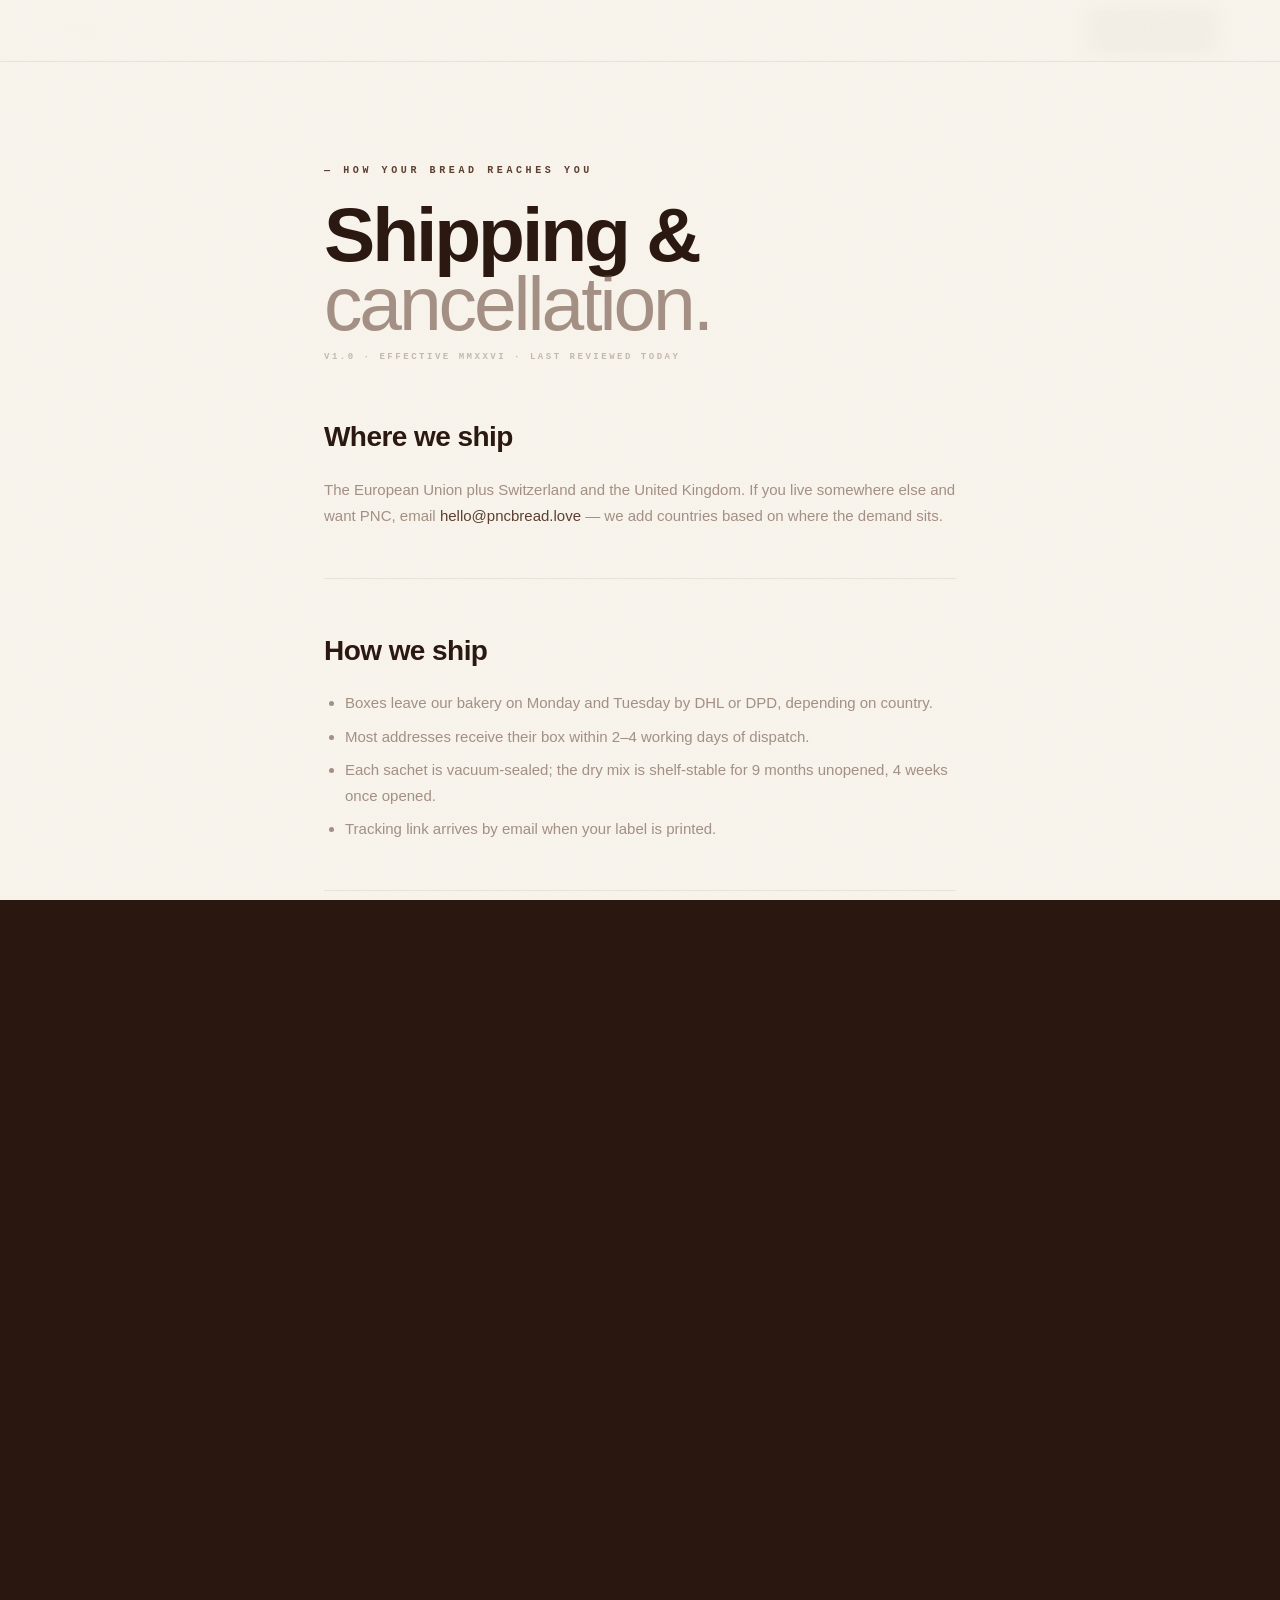
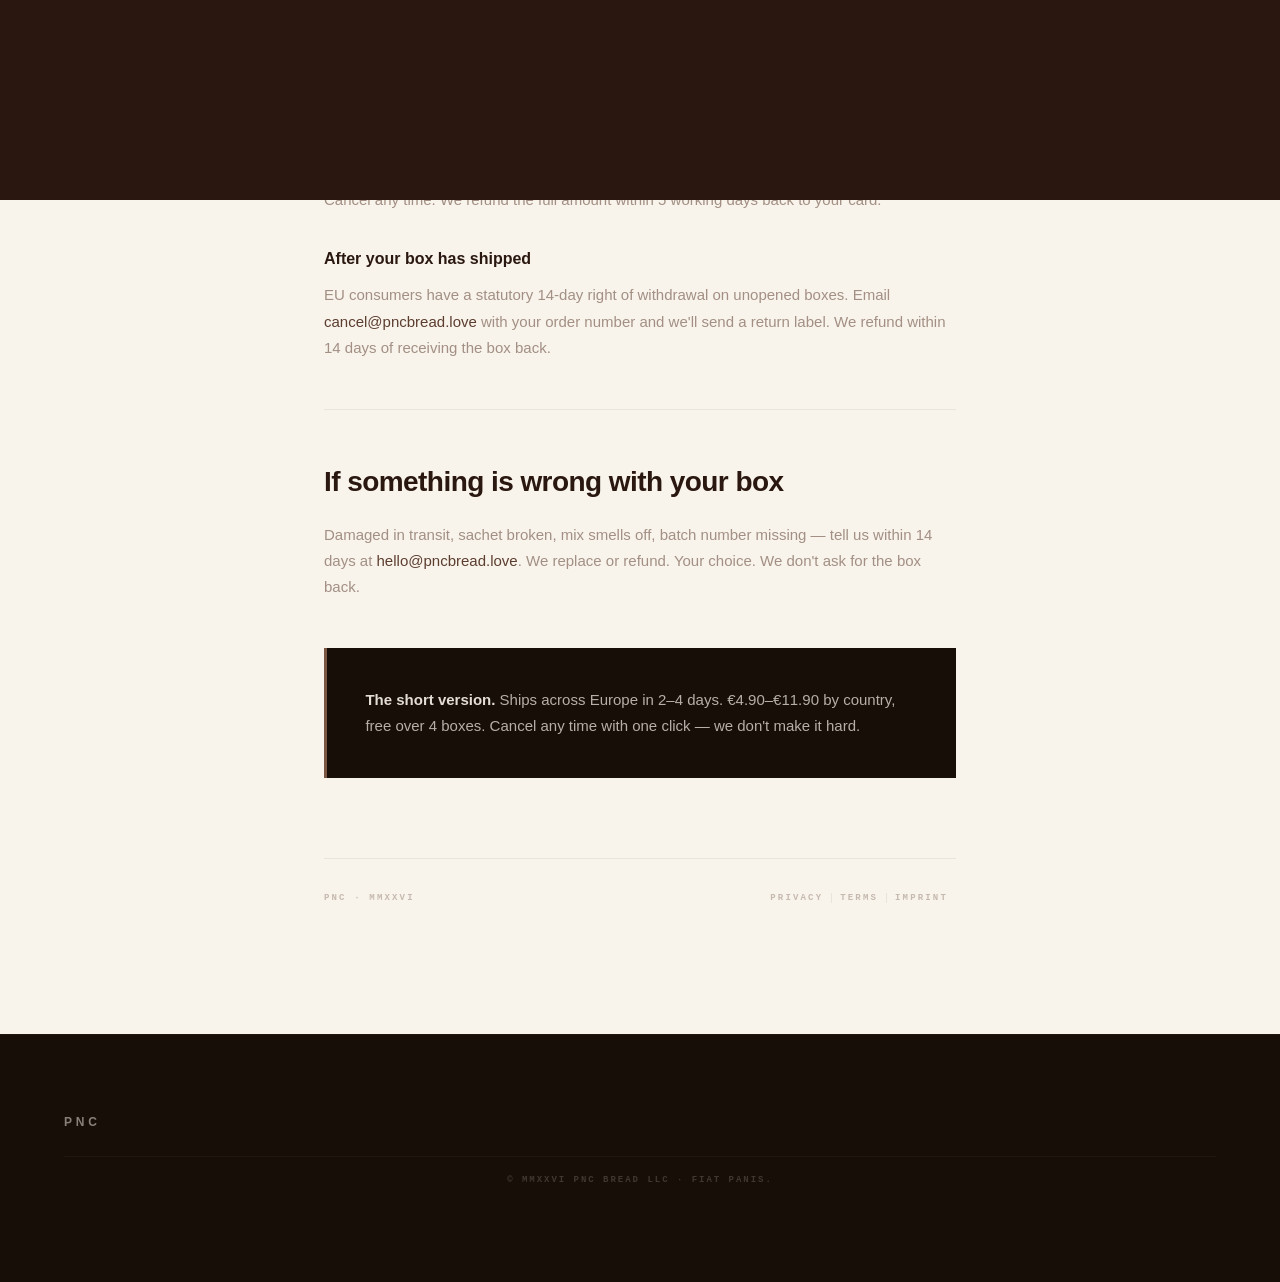
<file: shipping.html>
<!DOCTYPE html>
<html lang="en" style="cursor:none">
<head>
<meta charset="UTF-8">
<meta name="viewport" content="width=device-width,initial-scale=1">
<title>Shipping &amp; Cancellation · PNC</title>
<meta name="description" content="Where we ship, how we ship, and how to cancel — without phone trees or forms.">
<meta name="theme-color" content="#F8F4EC">
<link rel="icon" href="data:image/svg+xml,<svg xmlns=%22http://www.w3.org/2000/svg%22 viewBox=%220 0 32 32%22><rect width=%2232%22 height=%2232%22 fill=%22%232A1810%22/><text x=%2216%22 y=%2222%22 font-size=%2210%22 font-family=%22Helvetica Neue,Helvetica,Arial,sans-serif%22 font-weight=%22900%22 fill=%22%23F8F4EC%22 text-anchor=%22middle%22 letter-spacing=%22-0.5%22>PNC</text></svg>">
<style>
*,*::before,*::after{box-sizing:border-box;margin:0;padding:0}
html{font-size:16px;overflow-x:hidden;scrollbar-width:none}
::-webkit-scrollbar{display:none}
*{font-style:normal!important;cursor:none!important}
@media(pointer:coarse){*{cursor:auto!important}a,button,[role=button]{cursor:pointer!important}}
:root{--cream:#F8F4EC;--cream-deep:#EDE5D4;--cocoa:#5C3D2E;--cocoa-mid:#7A5544;--cocoa-lt:rgba(92,61,46,0.55);--cocoa-mu:rgba(92,61,46,0.32);--cocoa-fa:rgba(92,61,46,0.09);--ink:#2A1810;--dark:#180E08;--g:clamp(20px,5vw,80px);--max:760px;--nav-h:62px;}
body{background:var(--cream);color:var(--ink);font-family:'Helvetica Neue',Helvetica,Arial,sans-serif;font-size:15px;line-height:1.7;-webkit-font-smoothing:antialiased;padding-top:var(--nav-h);}
a{text-decoration:none;color:var(--cocoa)}a:hover{text-decoration:underline}
::selection{background:var(--cocoa);color:var(--cream)}
#cur-dot{position:fixed;top:0;left:0;width:10px;height:10px;border-radius:0;background:#4A3018;pointer-events:none;z-index:9999;transform:translate(-9999px,-9999px);transition:background 0ms;}
#cur-ring{position:fixed;top:0;left:0;width:96px;height:96px;border-radius:0;border:1.5px solid rgba(74,48,24,0.6);pointer-events:none;z-index:9998;transform:translate(-9999px,-9999px);transition:border-color 0ms,width .22s cubic-bezier(.16,1,.3,1),height .22s cubic-bezier(.16,1,.3,1),opacity 160ms ease;}
#grain{position:fixed;inset:0;pointer-events:none;z-index:9999;opacity:0.022;background-image:url("data:image/svg+xml,%3Csvg viewBox='0 0 200 200' xmlns='http://www.w3.org/2000/svg'%3E%3Cfilter id='n'%3E%3CfeTurbulence type='fractalNoise' baseFrequency='0.85' numOctaves='4' stitchTiles='stitch'/%3E%3C/filter%3E%3Crect width='100%25' height='100%25' filter='url(%23n)'/%3E%3C/svg%3E");background-size:160px;}
nav{position:fixed;top:0;left:0;right:0;height:var(--nav-h);z-index:200;padding:0 var(--g);display:flex;align-items:center;justify-content:space-between;background:rgba(248,244,236,0.97);border-bottom:1px solid var(--cocoa-fa);backdrop-filter:blur(12px);-webkit-backdrop-filter:blur(12px);}
.nav-logo{font-family:'Helvetica Neue',Helvetica,Arial,sans-serif;font-weight:900;font-size:14px;letter-spacing:0.38em;text-transform:uppercase;color:var(--ink);transition:color .2s,letter-spacing .3s;}
.nav-logo:hover{color:var(--cocoa);letter-spacing:0.46em;text-decoration:none}
.nav-back{font-family:'Courier New',monospace;font-size:10px;font-weight:600;letter-spacing:0.22em;text-transform:uppercase;color:var(--cocoa);opacity:0.7;transition:opacity .18s;}
.nav-back:hover{opacity:1;text-decoration:none}
.nav-cta{font-family:'Helvetica Neue',Helvetica,Arial,sans-serif;font-weight:700;font-size:10px;letter-spacing:0.22em;text-transform:uppercase;background:var(--ink);color:var(--cream);padding:11px 22px;transition:background .18s;min-height:40px;line-height:1.8;display:inline-block;}
.nav-cta:hover{background:var(--cocoa);text-decoration:none}
.l-main{max-width:var(--max);margin:0 auto;padding:clamp(60px,8vw,100px) var(--g) clamp(80px,10vw,140px);}
.l-eyebrow{font-family:'Courier New',monospace;font-size:10px;font-weight:600;letter-spacing:0.36em;text-transform:uppercase;color:var(--cocoa);display:block;margin-bottom:20px;}
h1{font-family:'Helvetica Neue',Helvetica,Arial,sans-serif;font-weight:900;font-size:clamp(42px,6vw,88px);letter-spacing:-0.04em;line-height:0.9;color:var(--ink);margin-bottom:12px;}
.l-meta{font-family:'Courier New',monospace;font-size:9px;font-weight:600;letter-spacing:0.28em;text-transform:uppercase;color:var(--cocoa-mu);margin-bottom:48px;display:block;}
h2{font-family:'Helvetica Neue',Helvetica,Arial,sans-serif;font-weight:900;font-size:clamp(20px,2.4vw,28px);letter-spacing:-0.02em;color:var(--ink);margin-top:48px;margin-bottom:16px;padding-top:48px;border-top:1px solid var(--cocoa-fa);}
h2:first-of-type{margin-top:0;padding-top:0;border-top:none;}
h3{font-family:'Helvetica Neue',Helvetica,Arial,sans-serif;font-weight:700;font-size:16px;color:var(--ink);margin-top:32px;margin-bottom:10px;}
p{color:var(--cocoa-lt);margin-bottom:16px;line-height:1.75;}
ul,ol{padding-left:1.4em;margin-bottom:16px;}
li{color:var(--cocoa-lt);margin-bottom:8px;line-height:1.7;}
strong{color:var(--ink);font-weight:700;}
.l-callout{background:var(--dark);color:rgba(248,244,236,0.7);padding:clamp(24px,3vw,40px);margin:48px 0;border-left:3px solid var(--cocoa-mid);}
.l-callout p{color:rgba(248,244,236,0.7);margin:0}
.l-callout strong{color:rgba(248,244,236,0.9);}
.l-callout a{color:var(--cocoa-mid)}
.l-footer{margin-top:80px;padding-top:32px;border-top:1px solid var(--cocoa-fa);display:flex;align-items:center;justify-content:space-between;flex-wrap:wrap;gap:16px;}
.l-footer span{font-family:'Courier New',monospace;font-size:9px;font-weight:600;letter-spacing:0.24em;text-transform:uppercase;color:var(--cocoa-mu);}
.l-footer a{color:var(--cocoa-mu);padding:0 8px;border-right:1px solid var(--cocoa-fa);transition:color .18s;}
.l-footer a:last-child{border-right:none}
.l-footer a:hover{color:var(--cocoa);text-decoration:none}
footer.site-footer{background:var(--dark);color:rgba(248,244,236,0.4);padding:clamp(40px,6vw,80px) var(--g);display:flex;align-items:center;justify-content:space-between;flex-wrap:wrap;gap:24px;border-top:1px solid rgba(248,244,236,0.04);}
.footer-logo{font-family:'Helvetica Neue',Helvetica,Arial,sans-serif;font-weight:900;font-size:12px;letter-spacing:0.32em;text-transform:uppercase;color:rgba(248,244,236,0.5);}
.footer-links{display:flex;flex-wrap:wrap;gap:4px 0}
.footer-link{font-family:'Courier New',monospace;font-size:10px;font-weight:600;letter-spacing:0.22em;text-transform:uppercase;color:rgba(248,244,236,0.25);padding:4px 14px;border-right:1px solid rgba(248,244,236,0.08);transition:color .18s;}
.footer-link:last-child{border-right:none}
.footer-link:hover{color:rgba(248,244,236,0.7);text-decoration:none}
.footer-copy{font-family:'Courier New',monospace;font-size:9px;font-weight:600;letter-spacing:0.22em;text-transform:uppercase;color:rgba(248,244,236,0.18);width:100%;text-align:center;padding-top:16px;border-top:1px solid rgba(248,244,236,0.04);}
@media(max-width:720px){:root{--nav-h:56px}.nav-cta{display:none}}
@media(prefers-reduced-motion:reduce){*,*::before,*::after{animation-duration:.01ms!important;transition-duration:.01ms!important}}

/* PROGRESS */
#prog{position:fixed;top:0;left:0;width:2px;height:0;background:var(--cocoa);z-index:9996;border-radius:0 1px 1px 0;}
/* Scroll-aware nav */
nav{transition:border-color .3s,box-shadow .3s}
nav.scrolled{border-bottom-color:rgba(92,61,46,0.14);box-shadow:0 1px 24px rgba(42,24,16,0.06)}
/* Reveal */
.reveal{opacity:0;transform:translateY(20px);transition:opacity .7s cubic-bezier(.16,1,.3,1),transform .7s cubic-bezier(.16,1,.3,1)}
.reveal.visible{opacity:1;transform:translateY(0)}
/* Smooth entry */
@keyframes bodyShow{from{opacity:0}to{opacity:1}}
body{animation:bodyShow .4s .05s both}
/* Focus */
a:focus-visible{outline:2px solid var(--cocoa);outline-offset:3px}
@media(prefers-reduced-motion:reduce){.reveal{opacity:1;transform:none}body{animation:none}}
.skip-link{position:absolute;left:-9999px;top:auto;width:1px;height:1px;overflow:hidden}.skip-link:focus{position:fixed;left:16px;top:16px;width:auto;height:auto;padding:8px 16px;background:var(--ink,#2A1810);color:var(--cream,#F8F4EC);font-family:"Helvetica Neue",Helvetica,Arial,sans-serif;font-size:12px;font-weight:700;letter-spacing:0.12em;text-decoration:none;border-radius:2px;z-index:9999;outline:2px solid var(--gold,#C4950A);outline-offset:2px}
</style>
</head>
<body>
<a href="#main" class="skip-link">Skip to content</a>
<div id="cur-dot" aria-hidden="true"></div>
<div id="cur-ring" aria-hidden="true"></div>
<div id="grain" aria-hidden="true"></div>
<div id="prog" aria-hidden="true"></div>

<nav>
  <a href="/home.html" class="nav-logo">PNC</a>
  <a href="/home.html" class="nav-back">← Back</a>
  <a href="/bread#order" class="nav-cta"><span>Order Now</span></a>
</nav>

<main id="main" class="l-main">
  <p class="l-eyebrow">— How your bread reaches you</p>
  <h1>Shipping &amp; <em style="font-weight:200;color:var(--cocoa-lt)">cancellation.</em></h1>
  <p class="l-meta">V1.0 · Effective MMXXVI · Last reviewed today</p>

  <h2>Where we ship</h2>
  <p>The European Union plus Switzerland and the United Kingdom. If you live somewhere else and want PNC, email <a href="mailto:hello@pncbread.love">hello@pncbread.love</a> — we add countries based on where the demand sits.</p>

  <h2>How we ship</h2>
  <ul>
    <li>Boxes leave our bakery on Monday and Tuesday by DHL or DPD, depending on country.</li>
    <li>Most addresses receive their box within 2–4 working days of dispatch.</li>
    <li>Each sachet is vacuum-sealed; the dry mix is shelf-stable for 9 months unopened, 4 weeks once opened.</li>
    <li>Tracking link arrives by email when your label is printed.</li>
  </ul>

  <h2>Shipping cost — Bread</h2>
  <ul>
    <li>Germany: <strong>€2.90</strong> for a 5-loaf box · <strong>€5.80</strong> for a 10-loaf box.</li>
    <li>All other countries: <strong>€5.90</strong> for a 5-loaf box · <strong>€11.80</strong> for a 10-loaf box.</li>
    <li>20-loaf box: <strong>€11.60</strong> in Germany · <strong>€23.60</strong> for all other countries.</li>
  </ul>

  <h2>Shipping cost — Brew (coffee)</h2>
  <ul>
    <li>Germany: <strong>€2.90</strong> flat — all sizes (7, 30, or 100 bags).</li>
    <li>All other countries: <strong>€5.90</strong> flat — all sizes.</li>
  </ul>

  <h2>Cancellation — one click, no email needed</h2>
  <p>You can cancel a subscription or pre-order from your account, anytime, with one click. We do not bury the cancel button. We do not require you to call. We do not "offer to pause your subscription" twelve times before letting you go.</p>
  <p>If you'd rather email: <a href="mailto:cancel@pncbread.love">cancel@pncbread.love</a>. We answer within one working day. The subject line "cancel" is enough.</p>

  <h3>Before we charge you</h3>
  <p>Cancel any time, no money has moved.</p>

  <h3>After we charge but before the box ships</h3>
  <p>Cancel any time. We refund the full amount within 5 working days back to your card.</p>

  <h3>After your box has shipped</h3>
  <p>EU consumers have a statutory 14-day right of withdrawal on unopened boxes. Email <a href="mailto:cancel@pncbread.love">cancel@pncbread.love</a> with your order number and we'll send a return label. We refund within 14 days of receiving the box back.</p>

  <h2>If something is wrong with your box</h2>
  <p>Damaged in transit, sachet broken, mix smells off, batch number missing — tell us within 14 days at <a href="mailto:hello@pncbread.love">hello@pncbread.love</a>. We replace or refund. Your choice. We don't ask for the box back.</p>

  <div class="l-callout">
    <p><strong>The short version.</strong> Ships across Europe in 2–4 days. €4.90–€11.90 by country, free over 4 boxes. Cancel any time with one click — we don't make it hard.</p>
  </div>

  <div class="l-footer">
    <span>PNC &middot; MMXXVI</span>
    <span><a href="/privacy.html">Privacy</a><a href="/terms.html">Terms</a><a href="/imprint.html">Imprint</a></span>
  </div>
</main>

<footer class="site-footer">
  <span class="footer-logo">PNC</span>
  <nav class="footer-links" aria-label="Footer navigation">
    <a href="/bread" class="footer-link">Bread</a>
    <a href="/brew" class="footer-link">Brew</a>
    <a href="/privacy.html" class="footer-link">Privacy</a>
    <a href="/terms.html" class="footer-link">Terms</a>
    <a href="/shipping.html" class="footer-link">Shipping</a>
    <a href="/imprint.html" class="footer-link">Imprint</a>
  </nav>
  <p class="footer-copy">© MMXXVI PNC BREAD LLC · Fiat panis.</p>
</footer>

<script src="cursor-square.js"></script>
<script src="pnc-transitions.js" defer></script>
<script>
/* Progress + scroll nav */
(function(){
  var prog=document.getElementById('prog');
  var nav=document.querySelector('nav');
  window.addEventListener('scroll',function(){
    var y=window.scrollY||window.pageYOffset;
    var max=document.body.scrollHeight-window.innerHeight;
    if(prog&&max>0)prog.style.height=(y/max*100)+'%';
    if(nav){if(y>40)nav.classList.add('scrolled');else nav.classList.remove('scrolled');}
  },{passive:true});
  var obs=new IntersectionObserver(function(entries){entries.forEach(function(e){if(e.isIntersecting){e.target.classList.add('visible');obs.unobserve(e.target);}});},{threshold:0.06,rootMargin:'0px 0px -24px 0px'});
  document.querySelectorAll('h2,h3,.l-callout,.l-footer').forEach(function(el){el.classList.add('reveal');obs.observe(el);});
})();
</script>
</body>
</html>
</file>
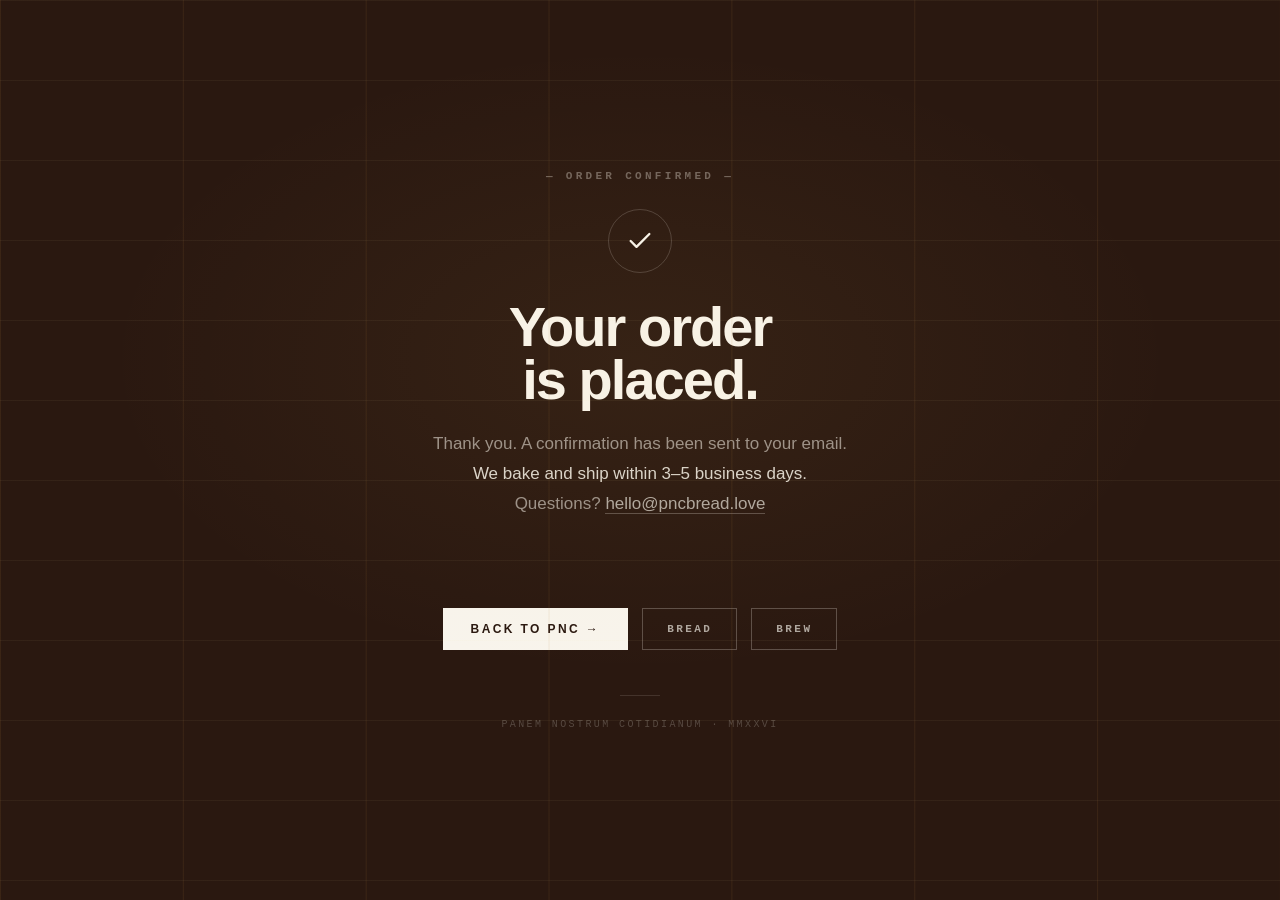
<file: success.html>
<!DOCTYPE html>
<html lang="en" style="cursor:none">
<head>
<meta charset="UTF-8">
<meta name="viewport" content="width=device-width,initial-scale=1,viewport-fit=cover">
<title>Order Confirmed · PNC</title>
<meta name="robots" content="noindex">
<link rel="icon" href="data:image/svg+xml,<svg xmlns=%22http://www.w3.org/2000/svg%22 viewBox=%220 0 32 32%22><rect width=%2232%22 height=%2232%22 fill=%22%232A1810%22/><text x=%2216%22 y=%2222%22 font-size=%2210%22 font-family=%22Helvetica Neue,Helvetica,Arial,sans-serif%22 font-weight=%22900%22 fill=%22%23F8F4EC%22 text-anchor=%22middle%22 letter-spacing=%22-0.5%22>PNC</text></svg>">
<style>
*,*::before,*::after{box-sizing:border-box;margin:0;padding:0}
html,body{height:100%;background:#2A1810;color:#F8F4EC;-webkit-font-smoothing:antialiased;cursor:none}
*{cursor:none!important}
a,button{cursor:none!important}
@media(pointer:coarse){*{cursor:auto!important}a,button{cursor:pointer!important}}
#cur-dot{
  position:fixed;top:0;left:0;width:10px;height:10px;
  border-radius:0;background:#F8F4EC;
  pointer-events:none;z-index:9999;
  transform:translate(-9999px,-9999px);
  transition:transform 40ms linear,background 0ms;
}
#cur-ring{
  position:fixed;top:0;left:0;width:96px;height:96px;
  border-radius:0;border:1.5px solid rgba(248,244,236,0.6);
  pointer-events:none;z-index:9998;
  transform:translate(-9999px,-9999px);
  transition:border-color 0ms,width .22s cubic-bezier(.16,1,.3,1),height .22s cubic-bezier(.16,1,.3,1),opacity 160ms ease;
}
body{
  font-family:'Helvetica Neue',Helvetica,Arial,sans-serif;
  display:flex;flex-direction:column;align-items:center;justify-content:center;
  min-height:100vh;padding:clamp(40px,8vw,80px) clamp(24px,5vw,80px);
  text-align:center;position:relative;overflow:hidden;
}
/* Grid overlay */
body::before{
  content:'';position:absolute;inset:0;
  background-image:
    linear-gradient(rgba(248,220,160,0.05) 1px,transparent 1px),
    linear-gradient(90deg,rgba(180,130,60,0.12) 1px,transparent 1px);
  background-size:100% 80px,calc(100%/7) 100%;
  pointer-events:none;
}
/* Ambient glow */
body::after{
  content:'';position:absolute;inset:0;
  background:radial-gradient(ellipse 60% 50% at 50% 40%,rgba(248,200,100,0.06) 0%,transparent 70%);
  pointer-events:none;
}
.eyebrow{
  font-family:'Courier New',monospace;
  font-size:11px;font-weight:600;letter-spacing:0.30em;text-transform:uppercase;
  color:rgba(248,244,236,0.35);
  margin-bottom:clamp(20px,3vh,36px);
}
/* Checkmark */
.check-wrap{
  margin-bottom:clamp(20px,3vh,36px);
  position:relative;
}
.check-circle{
  width:64px;height:64px;border-radius:50%;
  border:1.5px solid rgba(248,244,236,0.18);
  display:flex;align-items:center;justify-content:center;
  margin:0 auto;
  animation:fadeScaleIn 0.6s cubic-bezier(0.16,1,0.3,1) both;
}
.check-circle svg{
  width:28px;height:28px;
  stroke:#F8F4EC;stroke-width:2;stroke-linecap:round;stroke-linejoin:round;
  fill:none;
  stroke-dasharray:40;
  stroke-dashoffset:40;
  animation:drawCheck 0.5s cubic-bezier(0.16,1,0.3,1) 0.35s forwards;
}
@keyframes fadeScaleIn{
  from{opacity:0;transform:scale(0.7);}
  to{opacity:1;transform:scale(1);}
}
@keyframes drawCheck{
  to{stroke-dashoffset:0;}
}
.headline{
  font-family:'Helvetica Neue',Helvetica,Arial,sans-serif;
  font-weight:900;font-size:clamp(28px,4.5vw,56px);
  letter-spacing:-0.035em;line-height:0.95;
  color:#F8F4EC;
  margin-bottom:clamp(16px,2.5vh,28px);
}
.body{
  font-size:clamp(14px,1.4vw,17px);font-weight:300;
  color:rgba(248,244,236,0.55);line-height:1.75;
  max-width:420px;
  margin-bottom:clamp(32px,5vh,56px);
}
.body strong{
  color:rgba(248,244,236,0.85);font-weight:500;
}
/* Session ID detail */
.session-ref{
  font-family:'Courier New',monospace;
  font-size:10px;letter-spacing:0.18em;text-transform:uppercase;
  color:rgba(248,244,236,0.20);
  margin-bottom:clamp(32px,5vh,56px);
  word-break:break-all;
  max-width:420px;
}
.cta-row{display:flex;gap:14px;flex-wrap:wrap;justify-content:center;}
.btn-back{
  font-family:'Helvetica Neue',Helvetica,Arial,sans-serif;
  font-weight:700;font-size:12px;letter-spacing:0.20em;text-transform:uppercase;
  background:#F8F4EC;color:#2A1810;padding:14px 28px;
  text-decoration:none;display:inline-block;
  transition:background .2s,color .2s;
}
.btn-back:hover{background:rgba(248,244,236,0.85)}
.btn-ghost{
  font-family:'Courier New',monospace;
  font-weight:600;font-size:11px;letter-spacing:0.22em;text-transform:uppercase;
  border:1px solid rgba(248,244,236,0.25);color:rgba(248,244,236,0.65);
  padding:14px 24px;text-decoration:none;display:inline-block;
  transition:border-color .2s,color .2s;
}
.btn-ghost:hover{border-color:rgba(248,244,236,0.55);color:#F8F4EC;}
.rule{width:40px;height:1px;background:rgba(248,244,236,0.12);margin:clamp(32px,5vh,56px) auto 0;}
.foot{
  margin-top:clamp(16px,2.5vh,28px);
  font-family:'Courier New',monospace;font-size:10px;letter-spacing:0.24em;
  text-transform:uppercase;color:rgba(248,244,236,0.22);
}
</style>
</head>
<body>
<div id="cur-dot" aria-hidden="true"></div>
<div id="cur-ring" aria-hidden="true"></div>

<p class="eyebrow">— Order Confirmed —</p>

<div class="check-wrap" aria-hidden="true">
  <div class="check-circle">
    <svg viewBox="0 0 24 24"><polyline points="20 6 9 17 4 12"/></svg>
  </div>
</div>

<h1 class="headline">Your order<br>is placed.</h1>

<p class="body">
  Thank you. A confirmation has been sent to your email.<br>
  <strong>We bake and ship within 3–5 business days.</strong><br>
  Questions? <a href="mailto:hello@pncbread.love" style="color:rgba(248,244,236,0.65);text-decoration:none;border-bottom:1px solid rgba(248,244,236,0.25);">hello@pncbread.love</a>
</p>

<p class="session-ref" id="ref-line"></p>

<div class="cta-row">
  <a href="/home.html" class="btn-back">Back to PNC →</a>
  <a href="/bread" class="btn-ghost">Bread</a>
  <a href="/brew" class="btn-ghost">Brew</a>
</div>

<div class="rule"></div>
<p class="foot">Panem Nostrum Cotidianum · MMXXVI</p>

<script>
/* Show session reference from URL */
(function(){
  var params = new URLSearchParams(window.location.search);
  var sid = params.get('session_id');
  var el = document.getElementById('ref-line');
  if(sid && el) el.textContent = 'Ref · ' + sid;
})();
</script>
<script src="cursor-square.js"></script>
<script src="pnc-transitions.js" defer></script>
</body>
</html>
</file>
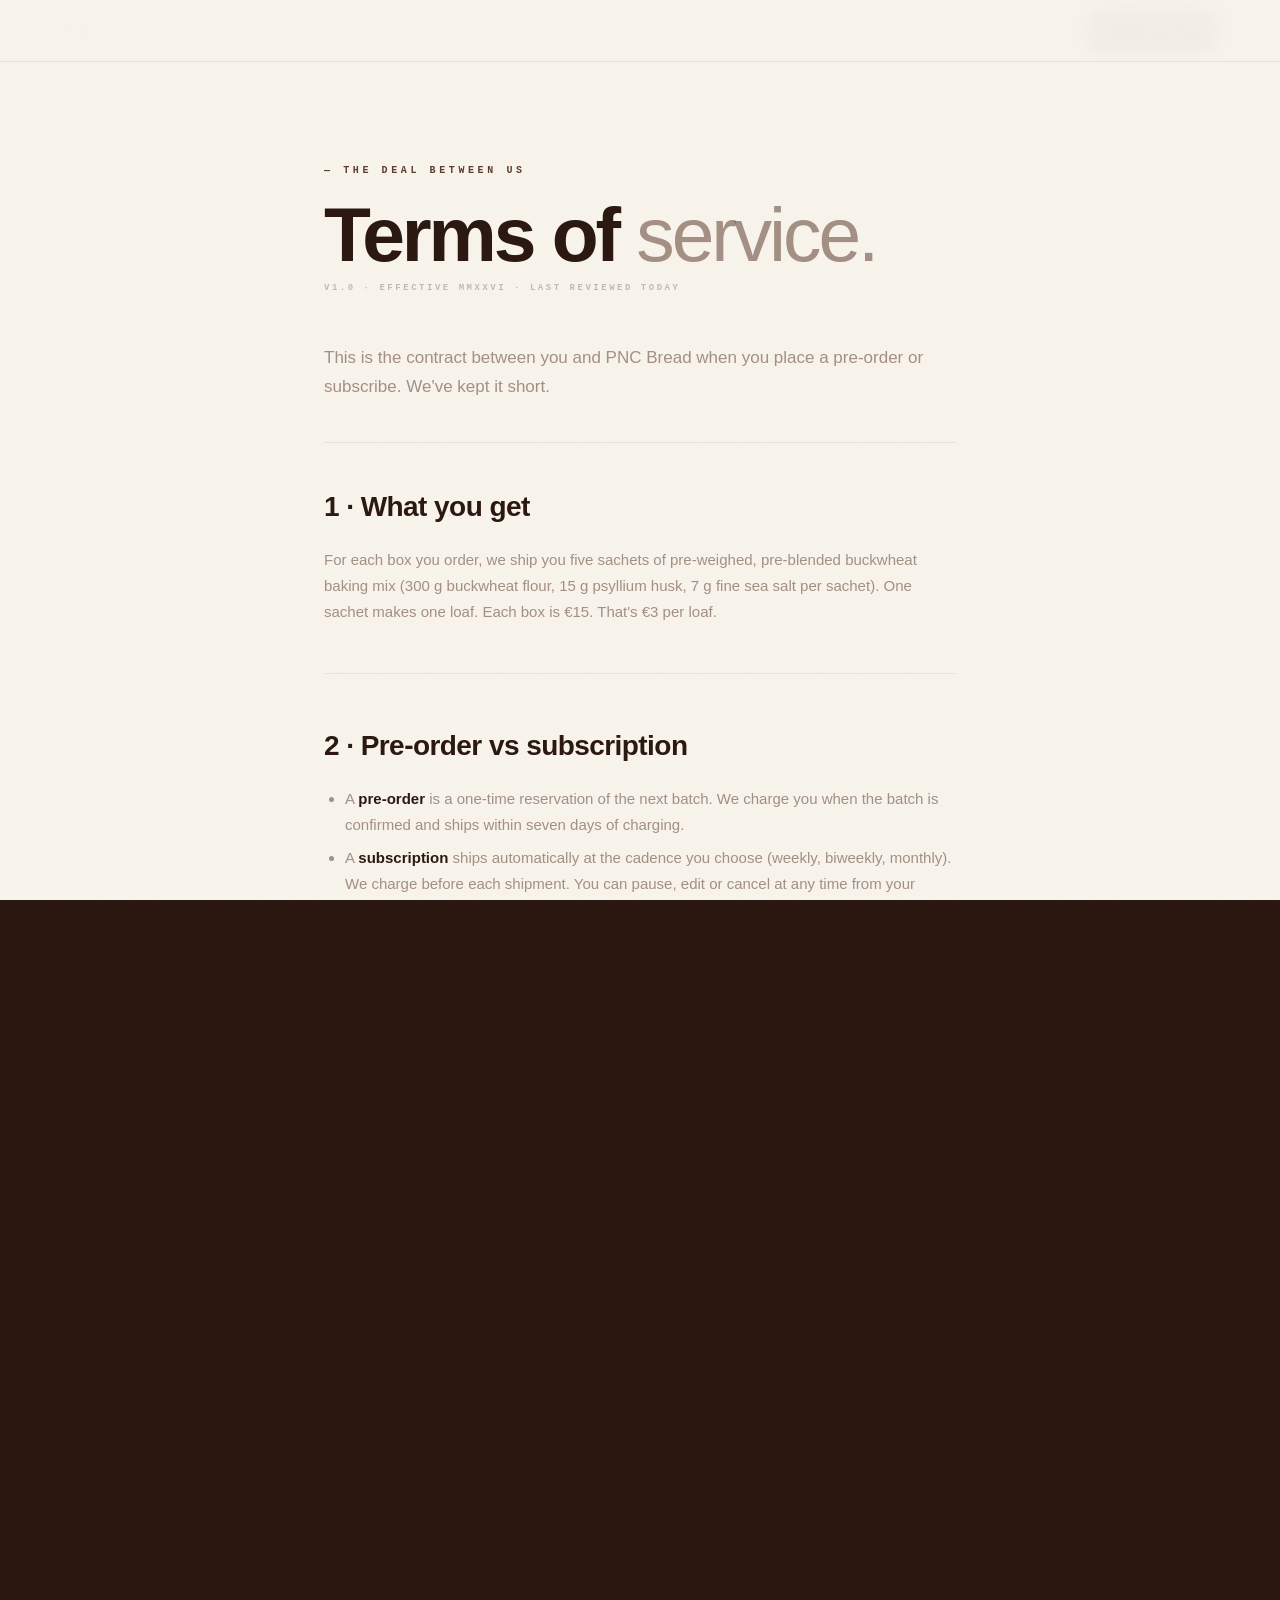
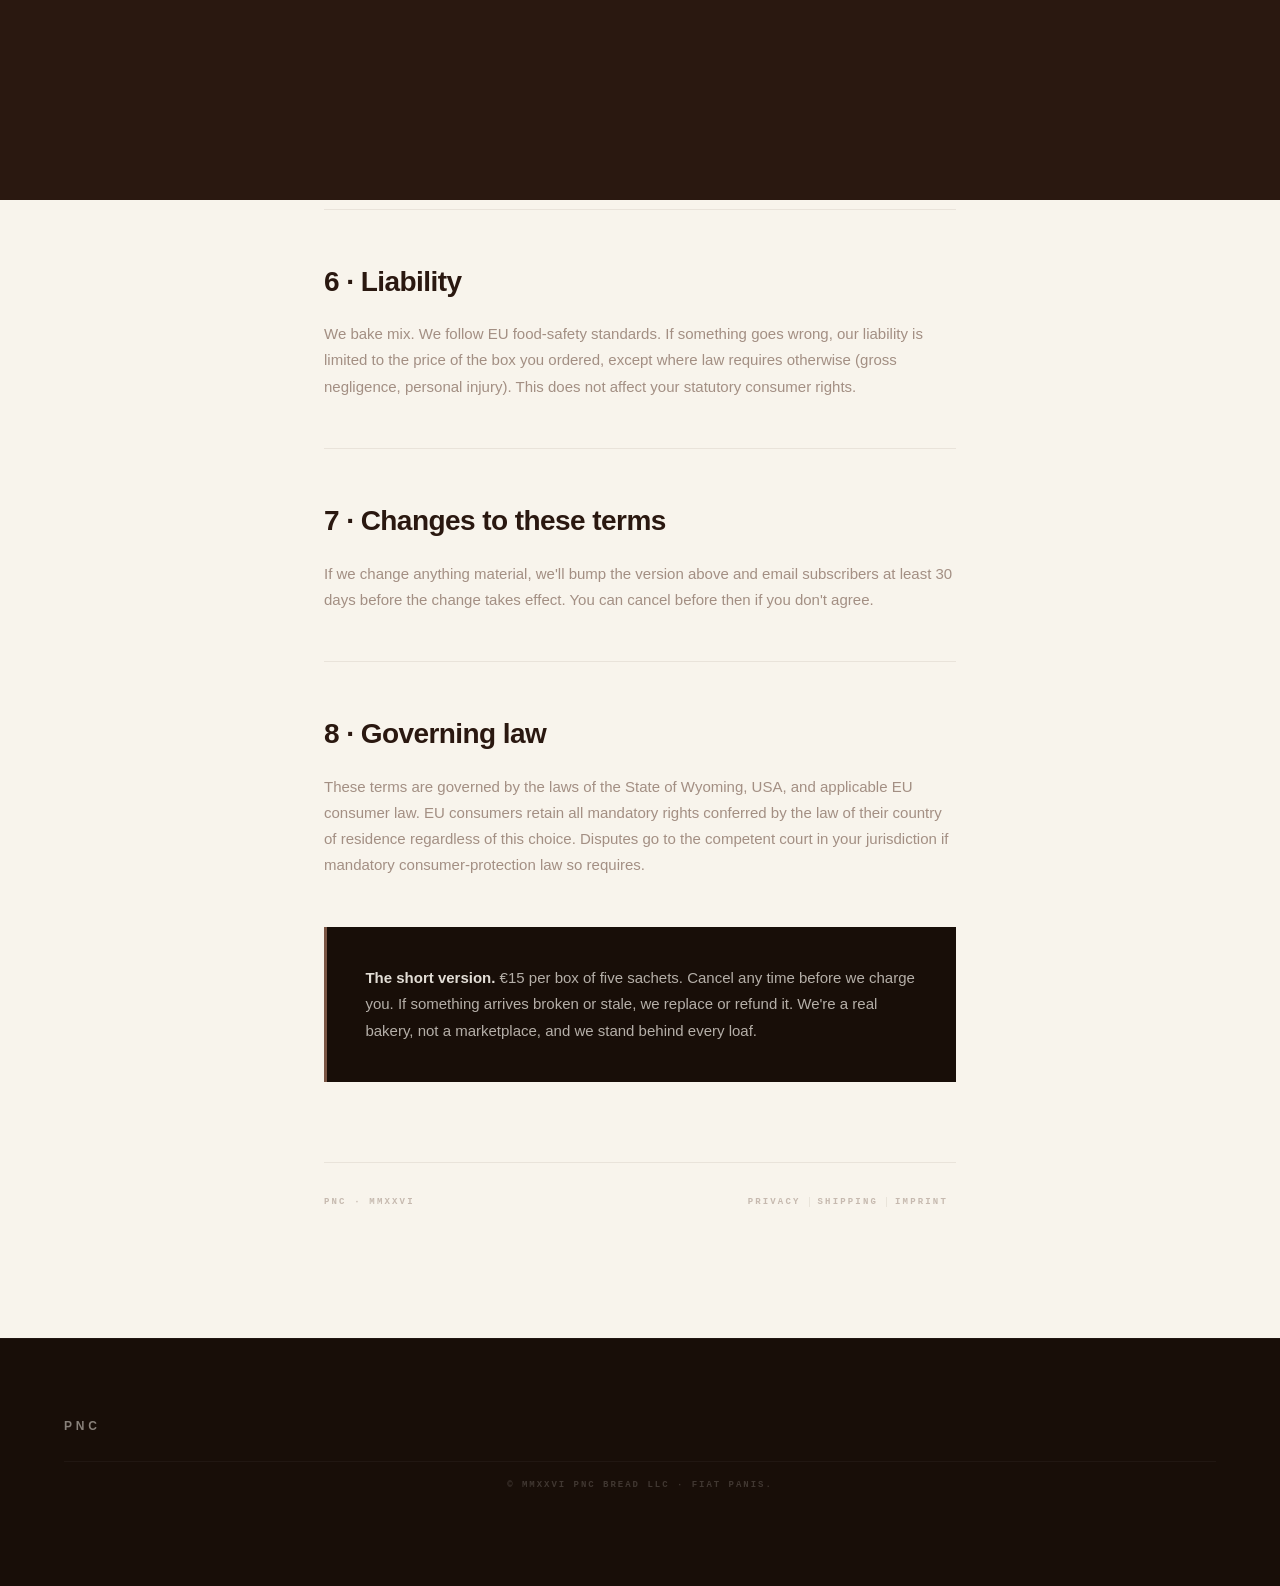
<file: terms.html>
<!DOCTYPE html>
<html lang="en" style="cursor:none">
<head>
<meta charset="UTF-8">
<meta name="viewport" content="width=device-width,initial-scale=1">
<title>Terms · PNC</title>
<meta name="description" content="The terms by which we ship you bread. Plain language.">
<meta name="theme-color" content="#F8F4EC">
<link rel="icon" href="data:image/svg+xml,<svg xmlns=%22http://www.w3.org/2000/svg%22 viewBox=%220 0 32 32%22><rect width=%2232%22 height=%2232%22 fill=%22%232A1810%22/><text x=%2216%22 y=%2222%22 font-size=%2210%22 font-family=%22Helvetica Neue,Helvetica,Arial,sans-serif%22 font-weight=%22900%22 fill=%22%23F8F4EC%22 text-anchor=%22middle%22 letter-spacing=%22-0.5%22>PNC</text></svg>">
<style>
*,*::before,*::after{box-sizing:border-box;margin:0;padding:0}
html{font-size:16px;overflow-x:hidden;scrollbar-width:none}
::-webkit-scrollbar{display:none}
*{font-style:normal!important;cursor:none!important}
@media(pointer:coarse){*{cursor:auto!important}a,button,[role=button]{cursor:pointer!important}}
:root{--cream:#F8F4EC;--cream-deep:#EDE5D4;--cocoa:#5C3D2E;--cocoa-mid:#7A5544;--cocoa-lt:rgba(92,61,46,0.55);--cocoa-mu:rgba(92,61,46,0.32);--cocoa-fa:rgba(92,61,46,0.09);--ink:#2A1810;--dark:#180E08;--g:clamp(20px,5vw,80px);--max:760px;--nav-h:62px;}
body{background:var(--cream);color:var(--ink);font-family:'Helvetica Neue',Helvetica,Arial,sans-serif;font-size:15px;line-height:1.7;-webkit-font-smoothing:antialiased;padding-top:var(--nav-h);}
a{text-decoration:none;color:var(--cocoa)}
a:hover{text-decoration:underline}
::selection{background:var(--cocoa);color:var(--cream)}
#cur-dot{position:fixed;top:0;left:0;width:10px;height:10px;border-radius:0;background:#4A3018;pointer-events:none;z-index:9999;transform:translate(-9999px,-9999px);transition:background 0ms;}
#cur-ring{position:fixed;top:0;left:0;width:96px;height:96px;border-radius:0;border:1.5px solid rgba(74,48,24,0.6);pointer-events:none;z-index:9998;transform:translate(-9999px,-9999px);transition:border-color 0ms,width .22s cubic-bezier(.16,1,.3,1),height .22s cubic-bezier(.16,1,.3,1),opacity 160ms ease;}
#grain{position:fixed;inset:0;pointer-events:none;z-index:9999;opacity:0.022;background-image:url("data:image/svg+xml,%3Csvg viewBox='0 0 200 200' xmlns='http://www.w3.org/2000/svg'%3E%3Cfilter id='n'%3E%3CfeTurbulence type='fractalNoise' baseFrequency='0.85' numOctaves='4' stitchTiles='stitch'/%3E%3C/filter%3E%3Crect width='100%25' height='100%25' filter='url(%23n)'/%3E%3C/svg%3E");background-size:160px;}
nav{position:fixed;top:0;left:0;right:0;height:var(--nav-h);z-index:200;padding:0 var(--g);display:flex;align-items:center;justify-content:space-between;background:rgba(248,244,236,0.97);border-bottom:1px solid var(--cocoa-fa);backdrop-filter:blur(12px);-webkit-backdrop-filter:blur(12px);}
.nav-logo{font-family:'Helvetica Neue',Helvetica,Arial,sans-serif;font-weight:900;font-size:14px;letter-spacing:0.38em;text-transform:uppercase;color:var(--ink);transition:color .2s,letter-spacing .3s;}
.nav-logo:hover{color:var(--cocoa);letter-spacing:0.46em;text-decoration:none}
.nav-back{font-family:'Courier New',monospace;font-size:10px;font-weight:600;letter-spacing:0.22em;text-transform:uppercase;color:var(--cocoa);opacity:0.7;transition:opacity .18s;}
.nav-back:hover{opacity:1;text-decoration:none}
.nav-cta{font-family:'Helvetica Neue',Helvetica,Arial,sans-serif;font-weight:700;font-size:10px;letter-spacing:0.22em;text-transform:uppercase;background:var(--ink);color:var(--cream);padding:11px 22px;transition:background .18s;min-height:40px;line-height:1.8;display:inline-block;}
.nav-cta:hover{background:var(--cocoa);text-decoration:none}
.l-main{max-width:var(--max);margin:0 auto;padding:clamp(60px,8vw,100px) var(--g) clamp(80px,10vw,140px);}
.l-eyebrow{font-family:'Courier New',monospace;font-size:10px;font-weight:600;letter-spacing:0.36em;text-transform:uppercase;color:var(--cocoa);display:block;margin-bottom:20px;}
h1{font-family:'Helvetica Neue',Helvetica,Arial,sans-serif;font-weight:900;font-size:clamp(42px,6vw,88px);letter-spacing:-0.04em;line-height:0.9;color:var(--ink);margin-bottom:12px;}
.l-meta{font-family:'Courier New',monospace;font-size:9px;font-weight:600;letter-spacing:0.28em;text-transform:uppercase;color:var(--cocoa-mu);margin-bottom:48px;display:block;}
.l-intro{font-size:17px;color:var(--cocoa-lt);line-height:1.7;margin-bottom:40px;border-bottom:1px solid var(--cocoa-fa);padding-bottom:40px;}
h2{font-family:'Helvetica Neue',Helvetica,Arial,sans-serif;font-weight:900;font-size:clamp(20px,2.4vw,28px);letter-spacing:-0.02em;color:var(--ink);margin-top:48px;margin-bottom:16px;padding-top:48px;border-top:1px solid var(--cocoa-fa);}
h2:first-of-type{margin-top:0;padding-top:0;border-top:none;}
h3{font-family:'Helvetica Neue',Helvetica,Arial,sans-serif;font-weight:700;font-size:16px;color:var(--ink);margin-top:32px;margin-bottom:10px;}
p{color:var(--cocoa-lt);margin-bottom:16px;line-height:1.75;}
ul,ol{padding-left:1.4em;margin-bottom:16px;}
li{color:var(--cocoa-lt);margin-bottom:8px;line-height:1.7;}
strong{color:var(--ink);font-weight:700;}
.l-callout{background:var(--dark);color:rgba(248,244,236,0.7);padding:clamp(24px,3vw,40px);margin:48px 0;border-left:3px solid var(--cocoa-mid);}
.l-callout p{color:rgba(248,244,236,0.7);margin:0}
.l-callout strong{color:rgba(248,244,236,0.9);}
.l-callout a{color:var(--cocoa-mid)}
.l-footer{margin-top:80px;padding-top:32px;border-top:1px solid var(--cocoa-fa);display:flex;align-items:center;justify-content:space-between;flex-wrap:wrap;gap:16px;}
.l-footer span{font-family:'Courier New',monospace;font-size:9px;font-weight:600;letter-spacing:0.24em;text-transform:uppercase;color:var(--cocoa-mu);}
.l-footer a{color:var(--cocoa-mu);padding:0 8px;border-right:1px solid var(--cocoa-fa);transition:color .18s;}
.l-footer a:last-child{border-right:none}
.l-footer a:hover{color:var(--cocoa);text-decoration:none}
footer.site-footer{background:var(--dark);color:rgba(248,244,236,0.4);padding:clamp(40px,6vw,80px) var(--g);display:flex;align-items:center;justify-content:space-between;flex-wrap:wrap;gap:24px;border-top:1px solid rgba(248,244,236,0.04);}
.footer-logo{font-family:'Helvetica Neue',Helvetica,Arial,sans-serif;font-weight:900;font-size:12px;letter-spacing:0.32em;text-transform:uppercase;color:rgba(248,244,236,0.5);}
.footer-links{display:flex;flex-wrap:wrap;gap:4px 0}
.footer-link{font-family:'Courier New',monospace;font-size:10px;font-weight:600;letter-spacing:0.22em;text-transform:uppercase;color:rgba(248,244,236,0.25);padding:4px 14px;border-right:1px solid rgba(248,244,236,0.08);transition:color .18s;}
.footer-link:last-child{border-right:none}
.footer-link:hover{color:rgba(248,244,236,0.7);text-decoration:none}
.footer-copy{font-family:'Courier New',monospace;font-size:9px;font-weight:600;letter-spacing:0.22em;text-transform:uppercase;color:rgba(248,244,236,0.18);width:100%;text-align:center;padding-top:16px;border-top:1px solid rgba(248,244,236,0.04);}
@media(max-width:720px){:root{--nav-h:56px}.nav-cta{display:none}}
@media(prefers-reduced-motion:reduce){*,*::before,*::after{animation-duration:.01ms!important;transition-duration:.01ms!important}}

/* PROGRESS */
#prog{position:fixed;top:0;left:0;width:2px;height:0;background:var(--cocoa);z-index:9996;border-radius:0 1px 1px 0;}
/* Scroll-aware nav */
nav{transition:border-color .3s,box-shadow .3s}
nav.scrolled{border-bottom-color:rgba(92,61,46,0.14);box-shadow:0 1px 24px rgba(42,24,16,0.06)}
/* Reveal */
.reveal{opacity:0;transform:translateY(20px);transition:opacity .7s cubic-bezier(.16,1,.3,1),transform .7s cubic-bezier(.16,1,.3,1)}
.reveal.visible{opacity:1;transform:translateY(0)}
/* Smooth entry */
@keyframes bodyShow{from{opacity:0}to{opacity:1}}
body{animation:bodyShow .4s .05s both}
/* Focus */
a:focus-visible{outline:2px solid var(--cocoa);outline-offset:3px}
@media(prefers-reduced-motion:reduce){.reveal{opacity:1;transform:none}body{animation:none}}
.skip-link{position:absolute;left:-9999px;top:auto;width:1px;height:1px;overflow:hidden}.skip-link:focus{position:fixed;left:16px;top:16px;width:auto;height:auto;padding:8px 16px;background:var(--ink,#2A1810);color:var(--cream,#F8F4EC);font-family:"Helvetica Neue",Helvetica,Arial,sans-serif;font-size:12px;font-weight:700;letter-spacing:0.12em;text-decoration:none;border-radius:2px;z-index:9999;outline:2px solid var(--gold,#C4950A);outline-offset:2px}
</style>
</head>
<body>
<a href="#main" class="skip-link">Skip to content</a>
<div id="cur-dot" aria-hidden="true"></div>
<div id="cur-ring" aria-hidden="true"></div>
<div id="grain" aria-hidden="true"></div>
<div id="prog" aria-hidden="true"></div>

<nav>
  <a href="/home.html" class="nav-logo">PNC</a>
  <a href="/home.html" class="nav-back">← Back</a>
  <a href="/bread#order" class="nav-cta"><span>Order Now</span></a>
</nav>

<main id="main" class="l-main">
  <p class="l-eyebrow">— The deal between us</p>
  <h1>Terms of <em style="font-weight:200;color:var(--cocoa-lt)">service.</em></h1>
  <p class="l-meta">V1.0 · Effective MMXXVI · Last reviewed today</p>

  <p class="l-intro">This is the contract between you and PNC Bread when you place a pre-order or subscribe. We've kept it short.</p>

  <h2>1 · What you get</h2>
  <p>For each box you order, we ship you five sachets of pre-weighed, pre-blended buckwheat baking mix (300 g buckwheat flour, 15 g psyllium husk, 7 g fine sea salt per sachet). One sachet makes one loaf. Each box is €15. That's €3 per loaf.</p>

  <h2>2 · Pre-order vs subscription</h2>
  <ul>
    <li>A <strong>pre-order</strong> is a one-time reservation of the next batch. We charge you when the batch is confirmed and ships within seven days of charging.</li>
    <li>A <strong>subscription</strong> ships automatically at the cadence you choose (weekly, biweekly, monthly). We charge before each shipment. You can pause, edit or cancel at any time from your account or by emailing <a href="mailto:hello@pncbread.love">hello@pncbread.love</a>.</li>
  </ul>

  <h2>3 · Cancellation &amp; refunds</h2>
  <p>You can cancel a pre-order any time before we charge your card. After we charge but before the box ships, we'll refund you in full within 5 business days. If a box arrives broken or stale, tell us within 14 days and we'll replace or refund it — your choice. EU consumers have the standard 14-day right of withdrawal on unopened boxes. See <a href="/shipping.html">Shipping &amp; Cancellation</a> for the practical details.</p>

  <h2>4 · Payment</h2>
  <p>We use <strong>Stripe</strong> as our payment processor. We never see or store your card number. Failed payments retry once after 24 hours; after that the order is paused and we email you.</p>

  <h2>5 · Allergens &amp; food safety</h2>
  <p>PNC Bread is naturally gluten-free, sugar-free, and contains only three ingredients: buckwheat flour, psyllium husk, and salt. Buckwheat is a pseudo-grain unrelated to wheat. The mix is produced in a facility that handles no nuts, no dairy, no soy, no sesame. Each batch is dated and traceable.</p>
  <p>If you have a severe allergy, contact us at <a href="mailto:safety@pncbread.love">safety@pncbread.love</a> before ordering — we'll send you the latest allergen statement and lab results for the active batch.</p>

  <h2>6 · Liability</h2>
  <p>We bake mix. We follow EU food-safety standards. If something goes wrong, our liability is limited to the price of the box you ordered, except where law requires otherwise (gross negligence, personal injury). This does not affect your statutory consumer rights.</p>

  <h2>7 · Changes to these terms</h2>
  <p>If we change anything material, we'll bump the version above and email subscribers at least 30 days before the change takes effect. You can cancel before then if you don't agree.</p>

  <h2>8 · Governing law</h2>
  <p>These terms are governed by the laws of the State of Wyoming, USA, and applicable EU consumer law. EU consumers retain all mandatory rights conferred by the law of their country of residence regardless of this choice. Disputes go to the competent court in your jurisdiction if mandatory consumer-protection law so requires.</p>

  <div class="l-callout">
    <p><strong>The short version.</strong> €15 per box of five sachets. Cancel any time before we charge you. If something arrives broken or stale, we replace or refund it. We're a real bakery, not a marketplace, and we stand behind every loaf.</p>
  </div>

  <div class="l-footer">
    <span>PNC &middot; MMXXVI</span>
    <span><a href="/privacy.html">Privacy</a><a href="/shipping.html">Shipping</a><a href="/imprint.html">Imprint</a></span>
  </div>
</main>

<footer class="site-footer">
  <span class="footer-logo">PNC</span>
  <nav class="footer-links" aria-label="Footer navigation">
    <a href="/bread" class="footer-link">Bread</a>
    <a href="/brew" class="footer-link">Brew</a>
    <a href="/privacy.html" class="footer-link">Privacy</a>
    <a href="/terms.html" class="footer-link">Terms</a>
    <a href="/shipping.html" class="footer-link">Shipping</a>
    <a href="/imprint.html" class="footer-link">Imprint</a>
  </nav>
  <p class="footer-copy">© MMXXVI PNC BREAD LLC · Fiat panis.</p>
</footer>

<script src="cursor-square.js"></script>
<script src="pnc-transitions.js" defer></script>
<script>
/* Progress + scroll nav */
(function(){
  var prog=document.getElementById('prog');
  var nav=document.querySelector('nav');
  window.addEventListener('scroll',function(){
    var y=window.scrollY||window.pageYOffset;
    var max=document.body.scrollHeight-window.innerHeight;
    if(prog&&max>0)prog.style.height=(y/max*100)+'%';
    if(nav){if(y>40)nav.classList.add('scrolled');else nav.classList.remove('scrolled');}
  },{passive:true});
  var obs=new IntersectionObserver(function(entries){entries.forEach(function(e){if(e.isIntersecting){e.target.classList.add('visible');obs.unobserve(e.target);}});},{threshold:0.06,rootMargin:'0px 0px -24px 0px'});
  document.querySelectorAll('h2,h3,.l-callout,.l-footer').forEach(function(el){el.classList.add('reveal');obs.observe(el);});
})();
</script>
</body>
</html>
</file>
